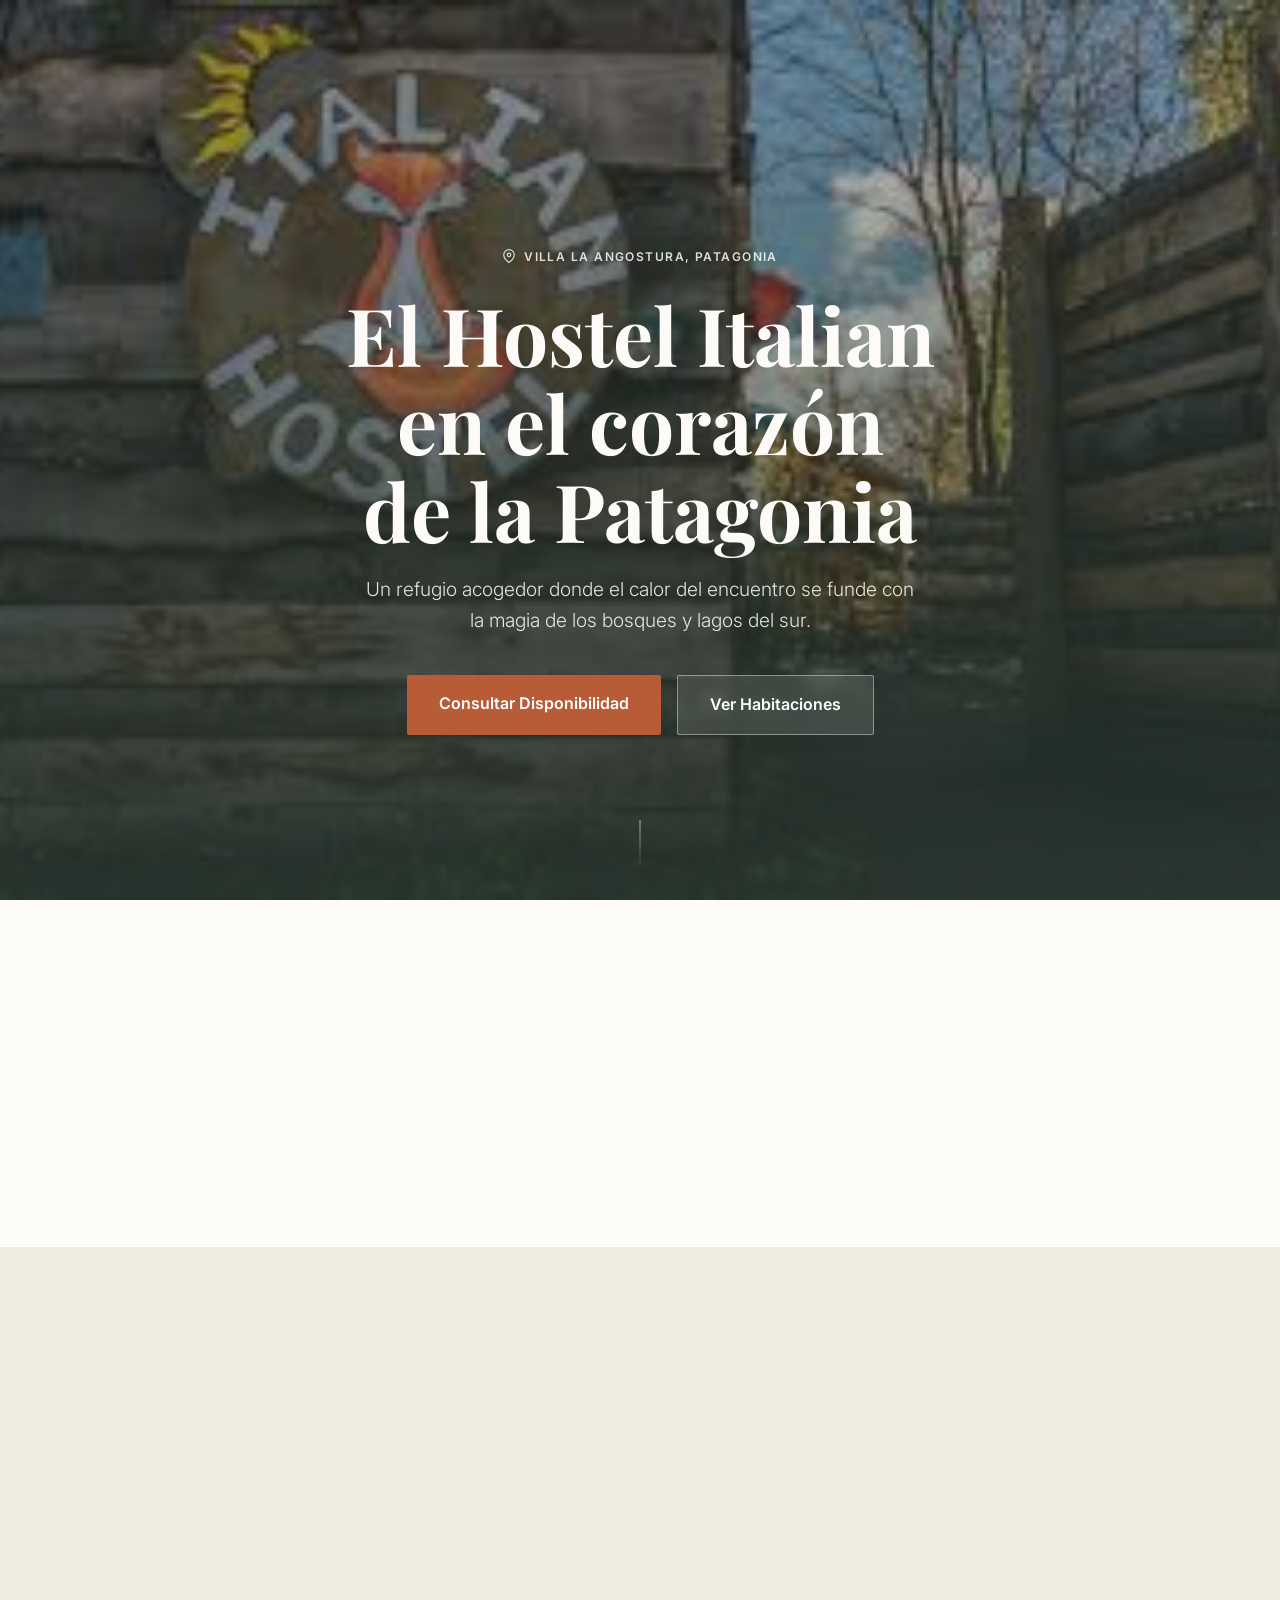
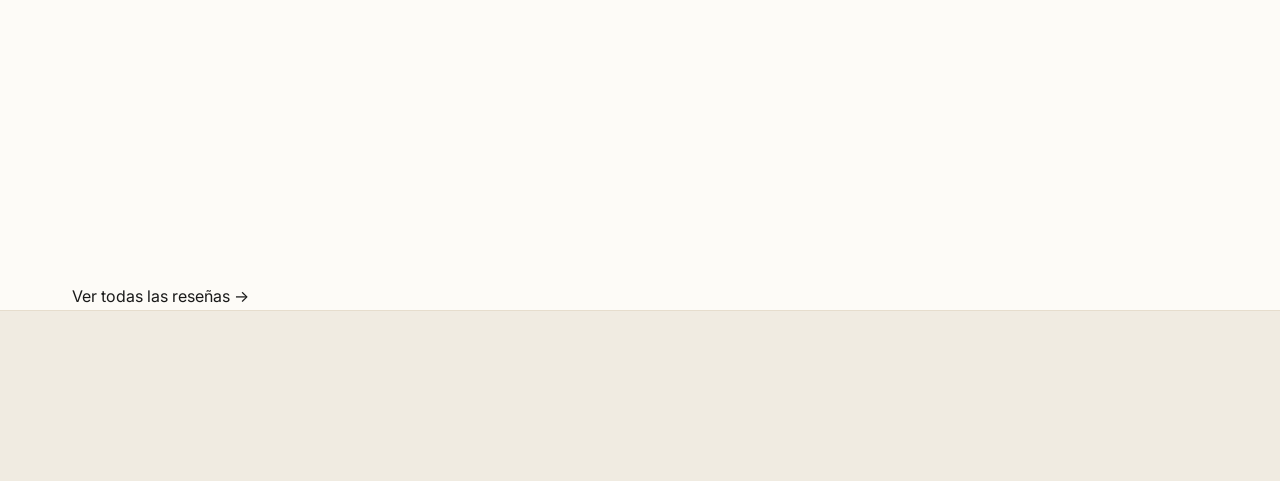
<file: index.html>
<!DOCTYPE html>
<html lang="es">
<head>
  <meta charset="UTF-8" />
  <meta name="viewport" content="width=device-width, initial-scale=1.0" />
  <title>El Italian — Hostel en Villa La Angostura, Patagonia</title>
  <meta name="description" content="Hostel boutique en Villa La Angostura. El calor de Italia en el corazón de la Patagonia. Dormitorios y habitaciones privadas con desayuno incluido." />
  <meta property="og:title"       content="El Italian — Hostel en Villa La Angostura" />
  <meta property="og:description" content="Un refugio acogedor con desayuno incluido, fogón y la magia de los bosques y lagos del sur." />
  <meta property="og:image"       content="https://hostelitalian.com/img/entradaalhostel.jpg" />
  <meta property="og:type" content="website" />
  <meta property="og:url" content="https://hostelitalian.com/index.html" />
  <link rel="canonical" href="https://hostelitalian.com/index.html" />
  <link rel="icon" type="image/svg+xml" href="favicon.svg" />
  <link rel="preconnect" href="https://fonts.googleapis.com" />
  <link rel="preconnect" href="https://fonts.gstatic.com" crossorigin />
  <link href="https://fonts.googleapis.com/css2?family=Inter:wght@300;400;500;600;700&family=Playfair+Display:ital,wght@0,700;1,400;1,700&display=swap" rel="stylesheet" />
  <link rel="stylesheet" href="css/main.css" />
  <script type="application/ld+json">
  {
    "@context": "https://schema.org",
    "@type": "Hostel",
    "name": "El Italian Hostel",
    "image": "https://hostelitalian.com/img/entradaalhostel.jpg",
    "url": "https://hostelitalian.com/index.html",
    "telephone": "+54 9 294 4XX-XXXX",
    "email": "hola@hostelitalian.com",
    "address": {
      "@type": "PostalAddress",
      "streetAddress": "Av. Arrayanes 1234",
      "addressLocality": "Villa La Angostura",
      "addressRegion": "Neuquén",
      "addressCountry": "AR"
    },
    "priceRange": "$25000 - $65000 ARS"
  }
  </script>
</head>
<body> 

  <div id="header-placeholder"></div>

  <main id="main-content">

    <!-- HERO -->
    <section id="inicio" class="hero">
      <div class="hero__bg"></div>
      <div class="hero__content">
        <p class="hero__eyebrow">
          <svg xmlns="http://www.w3.org/2000/svg" viewBox="0 0 24 24" fill="none"
               stroke="currentColor" stroke-width="2" stroke-linecap="round" stroke-linejoin="round">
            <path d="M21 10c0 7-9 13-9 13s-9-6-9-13a9 9 0 0 1 18 0z"/>
            <circle cx="12" cy="10" r="3"/>
          </svg>
          Villa La Angostura, Patagonia
        </p>
        <h1 class="hero__title">
          El Hostel Italian en el corazón de la Patagonia
        </h1>
        <p class="hero__subtitle">
          Un refugio acogedor donde el calor del encuentro se funde con la magia de los bosques y lagos del sur.
        </p>
        <div class="hero__actions">
          <a href="page/reservar.html"     class="hero__btn hero__btn--primary">Consultar Disponibilidad</a>
          <a href="page/habitaciones.html" class="hero__btn hero__btn--ghost">Ver Habitaciones</a>
        </div>
      </div>
      <div class="hero__scroll" aria-hidden="true">
        <div class="hero__scroll-line"></div>
      </div>
    </section>

    <!-- HIGHLIGHTS -->
    <section class="highlights">
      <div class="container">
        <div class="highlights__grid">
          <div class="highlights__item fade-up">
            <div class="highlights__icon">
              <svg xmlns="http://www.w3.org/2000/svg" viewBox="0 0 24 24" fill="none" stroke="currentColor" stroke-width="2" stroke-linecap="round" stroke-linejoin="round">
                <path d="M18 8h1a4 4 0 0 1 0 8h-1"/><path d="M2 8h16v9a4 4 0 0 1-4 4H6a4 4 0 0 1-4-4V8z"/>
                <line x1="6" y1="1" x2="6" y2="4"/><line x1="10" y1="1" x2="10" y2="4"/><line x1="14" y1="1" x2="14" y2="4"/>
              </svg>
            </div>
            <p class="highlights__name">Desayuno incluido</p>
            <p class="highlights__desc">Focaccia casera, café y mermeladas artesanales todas las mañanas.</p>
          </div>
          <div class="highlights__item fade-up">
            <div class="highlights__icon">
              <svg xmlns="http://www.w3.org/2000/svg" viewBox="0 0 24 24" fill="none" stroke="currentColor" stroke-width="2" stroke-linecap="round" stroke-linejoin="round">
                <path d="M5 12.55a11 11 0 0 1 14.08 0"/><path d="M1.42 9a16 16 0 0 1 21.16 0"/>
                <path d="M8.53 16.11a6 6 0 0 1 6.95 0"/><line x1="12" y1="20" x2="12.01" y2="20"/>
              </svg>
            </div>
            <p class="highlights__name">WiFi de alta velocidad</p>
            <p class="highlights__desc">Conexión estable en habitaciones y áreas comunes.</p>
          </div>
          <div class="highlights__item fade-up">
            <div class="highlights__icon">
              <svg xmlns="http://www.w3.org/2000/svg" viewBox="0 0 24 24" fill="none" stroke="currentColor" stroke-width="2" stroke-linecap="round" stroke-linejoin="round">
                <path d="M8.5 14.5A2.5 2.5 0 0 0 11 12c0-1.38-.5-2-1-3-1.072-2.143-.224-4.054 2-6 .5 2.5 2 4.9 4 6.5 2 1.6 3 3.5 3 5.5a7 7 0 1 1-14 0c0-1.153.433-2.294 1-3a2.5 2.5 0 0 0 2.5 2.5z"/>
              </svg>
            </div>
            <p class="highlights__name">Fogón y quincho</p>
            <p class="highlights__desc">El punto de encuentro del hostel, ideal para un asado.</p>
          </div>
          <div class="highlights__item fade-up">
            <div class="highlights__icon">
              <svg xmlns="http://www.w3.org/2000/svg" viewBox="0 0 24 24" fill="none" stroke="currentColor" stroke-width="2" stroke-linecap="round" stroke-linejoin="round">
                <path d="M21 10c0 7-9 13-9 13s-9-6-9-13a9 9 0 0 1 18 0z"/><circle cx="12" cy="10" r="3"/>
              </svg>
            </div>
            <p class="highlights__name">Ubicación privilegiada</p>
            <p class="highlights__desc">A pasos del centro y 10 minutos de la terminal de buses.</p>
          </div>
        </div>
      </div>
    </section>

    <!-- HABITACIONES PREVIEW -->
    <section class="home-rooms">
      <div class="container">
        <div class="section-header fade-up">
          <span class="section-header__label">Alojamiento</span>
          <h2 class="section-header__title">Habitaciones</h2>
          <p class="section-header__desc">Elegí el espacio que mejor se adapta a tu viaje.</p>
        </div>
        <div class="home-rooms__grid">
          <div class="home-rooms__card fade-up">
            <picture>
              <source srcset="img/webp/habcompartida.webp" type="image/webp" />
              <img class="home-rooms__img" src="img/habcompartida.jpg" alt="Dormitorio compartido" loading="lazy" />
            </picture>
            <div class="home-rooms__body">
              <p class="home-rooms__type">Compartido</p>
              <h3 class="home-rooms__name">Dormitorio</h3>
              <p class="home-rooms__price">Desde <strong data-price="dorm">$25.000 ARS</strong> / noche por persona</p>
              <div class="home-rooms__tags">
                <span class="rooms__tag">Camas cucheta</span>
                <span class="rooms__tag">WiFi</span>
                <span class="rooms__tag">Desayuno incluido</span>
                <span class="rooms__tag">Luz de lectura</span>
              </div>
              <a href="page/habitaciones.html" class="home-rooms__cta">Ver habitación</a>
            </div>
          </div>
          <div class="home-rooms__card fade-up">
            <picture>
              <source srcset="img/webp/habprivada1.webp" type="image/webp" />
              <img class="home-rooms__img" src="img/habprivada1.jpg" alt="Habitación privada" loading="lazy" />
            </picture>
            <div class="home-rooms__body">
              <p class="home-rooms__type">Privada</p>
              <h3 class="home-rooms__name">Habitación Privada</h3>
              <p class="home-rooms__price">Desde <strong data-price="private">$65.000 ARS</strong> / noche</p>
              <div class="home-rooms__tags">
                <span class="rooms__tag">Baño privado</span>
                <span class="rooms__tag">Calefacción</span>
                <span class="rooms__tag">WiFi</span>
                <span class="rooms__tag">Desayuno incluido</span>
              </div>
              <a href="page/habitaciones.html" class="home-rooms__cta">Ver habitación</a>
            </div>
          </div>
        </div>
      </div>
    </section>

    <!-- GALERÍA -->
    <section class="gallery">
      <div class="container">
        <div class="section-header fade-up">
          <span class="section-header__label">El refugio</span>
          <h2 class="section-header__title">Nuestro Espacio</h2>
          <p class="section-header__desc">
            Descubrí los rincones del hostel, diseñados para el descanso,
            la conexión y la esencia auténtica de la Patagonia.
          </p>
        </div>
        <div class="gallery__grid">
          <div class="gallery__item fade-up">
            <img src="img/entradaalhostel.jpg" alt="Entrada al hostel" loading="lazy" width="275" height="183" />
          </div>
          <div class="gallery__item fade-up">
            <img src="img/patiointerno.jpg" alt="Patio interno" loading="lazy" width="225" height="225" />
          </div>
          <div class="gallery__item fade-up">
            <picture>
              <source srcset="img/webp/habprivada1.webp" type="image/webp" />
              <img src="img/habprivada1.jpg" alt="Habitación privada" loading="lazy" width="1017" height="504" />
            </picture>
          </div>
          <div class="gallery__item fade-up">
            <picture>
              <source srcset="img/webp/cocina.webp" type="image/webp" />
              <img src="img/cocina.jpg" alt="Cocina y comedor" loading="lazy" width="1080" height="729" />
            </picture>
          </div>
          <div class="gallery__item fade-up">
            <picture>
              <source srcset="img/webp/habcompartida.webp" type="image/webp" />
              <img src="img/habcompartida.jpg" alt="Dormitorio compartido" loading="lazy" width="1080" height="956" />
            </picture>
          </div>
          <div class="gallery__item fade-up">
            <picture>
              <source srcset="img/webp/habdoble2.webp" type="image/webp" />
              <img src="img/habdoble2.jpg" alt="Habitación doble, vista general" loading="lazy" width="1080" height="945" />
            </picture>
          </div>
          <div class="gallery__item fade-up">
            <picture>
              <source srcset="img/webp/habprivada3.webp" type="image/webp" />
              <img src="img/habprivada3.jpg" alt="Vista de la habitación privada" loading="lazy" width="1080" height="937" />
            </picture>
          </div>
          <div class="gallery__item fade-up">
            <picture>
              <source srcset="img/webp/habdoble3.webp" type="image/webp" />
              <img src="img/habdoble3.jpg" alt="Habitación doble, detalle de la cama" loading="lazy" width="1080" height="978" />
            </picture>
          </div>
        </div><!-- /gallery__grid -->
      </div><!-- /container -->
    </section>

    <!-- RESEÑAS PREVIEW -->
    <section class="home-reviews">
      <div class="container">
        <div class="section-header fade-up">
          <span class="section-header__label">Opiniones</span>
          <h2 class="section-header__title">Lo que dicen nuestros huéspedes</h2>
          <p class="section-header__desc">Puntuación promedio de <strong>5.0</strong> sobre 5.</p>
        </div>
        <svg xmlns="http://www.w3.org/2000/svg" class="svg-defs" aria-hidden="true">
          <symbol id="icon-star-home" viewBox="0 0 24 24">
            <polygon points="12 2 15.09 8.26 22 9.27 17 14.14 18.18 21.02 12 17.77 5.82 21.02 7 14.14 2 9.27 8.91 8.26 12 2"/>
          </symbol>
        </svg>
        <div class="reviews__grid">
          <div class="reviews__card fade-up">
            <div class="reviews__stars">
              <svg viewBox="0 0 24 24" aria-hidden="true"><use href="#icon-star-home"/></svg>
              <svg viewBox="0 0 24 24" aria-hidden="true"><use href="#icon-star-home"/></svg>
              <svg viewBox="0 0 24 24" aria-hidden="true"><use href="#icon-star-home"/></svg>
              <svg viewBox="0 0 24 24" aria-hidden="true"><use href="#icon-star-home"/></svg>
              <svg viewBox="0 0 24 24" aria-hidden="true"><use href="#icon-star-home"/></svg>
            </div>
            <p class="reviews__text">Un pezzetto d'Italia in Patagonia! El ambiente es increíblemente cálido, las camas muy cómodas y el desayuno con focaccia casera es un sueño. Volveré sin duda.</p>
            <div><p class="reviews__author-name">Sofia Rossi</p><p class="reviews__author-country">Italia</p></div>
          </div>
          <div class="reviews__card fade-up">
            <div class="reviews__stars">
              <svg viewBox="0 0 24 24" aria-hidden="true"><use href="#icon-star-home"/></svg>
              <svg viewBox="0 0 24 24" aria-hidden="true"><use href="#icon-star-home"/></svg>
              <svg viewBox="0 0 24 24" aria-hidden="true"><use href="#icon-star-home"/></svg>
              <svg viewBox="0 0 24 24" aria-hidden="true"><use href="#icon-star-home"/></svg>
              <svg viewBox="0 0 24 24" aria-hidden="true"><use href="#icon-star-home"/></svg>
            </div>
            <p class="reviews__text">Hermoso lugar, decorado con mucho gusto. Se nota el cariño en cada detalle. Las habitaciones privadas son un lujo y el precio es muy justo para la zona.</p>
            <div><p class="reviews__author-name">Camila Silva</p><p class="reviews__author-country">Chile</p></div>
          </div>
          <div class="reviews__card fade-up">
            <div class="reviews__stars">
              <svg viewBox="0 0 24 24" aria-hidden="true"><use href="#icon-star-home"/></svg>
              <svg viewBox="0 0 24 24" aria-hidden="true"><use href="#icon-star-home"/></svg>
              <svg viewBox="0 0 24 24" aria-hidden="true"><use href="#icon-star-home"/></svg>
              <svg viewBox="0 0 24 24" aria-hidden="true"><use href="#icon-star-home"/></svg>
              <svg viewBox="0 0 24 24" aria-hidden="true"><use href="#icon-star-home"/></svg>
            </div>
            <p class="reviews__text">Lugar increíble. La ubicación es perfecta para salir a caminar. El desayuno es abundante y el staff nos ayudó a planear toda la semana de trekking.</p>
            <div><p class="reviews__author-name">Lucas Fernández</p><p class="reviews__author-country">Argentina</p></div>
          </div>
        </div>
        <a href="page/resenas.html" class="home-reviews__more">Ver todas las reseñas →</a>
      </div>
    </section>

    <!-- CTA STRIP -->
    <section class="cta-strip">
      <div class="container">
        <div class="cta-strip__inner fade-up">
          <div>
            <h3 class="cta-strip__title">¿Listo para tu aventura patagónica?</h3>
            <p class="cta-strip__desc">Consultá disponibilidad y asegurate un lugar en nuestro refugio.</p>
          </div>
          <a href="page/reservar.html" class="cta-strip__btn">Reservar Ahora</a>
        </div>
      </div>
    </section>

  </main>

  <div id="footer-placeholder"></div>
  <script type="module" src="js/main.js"></script>
</body>
</html>
</file>
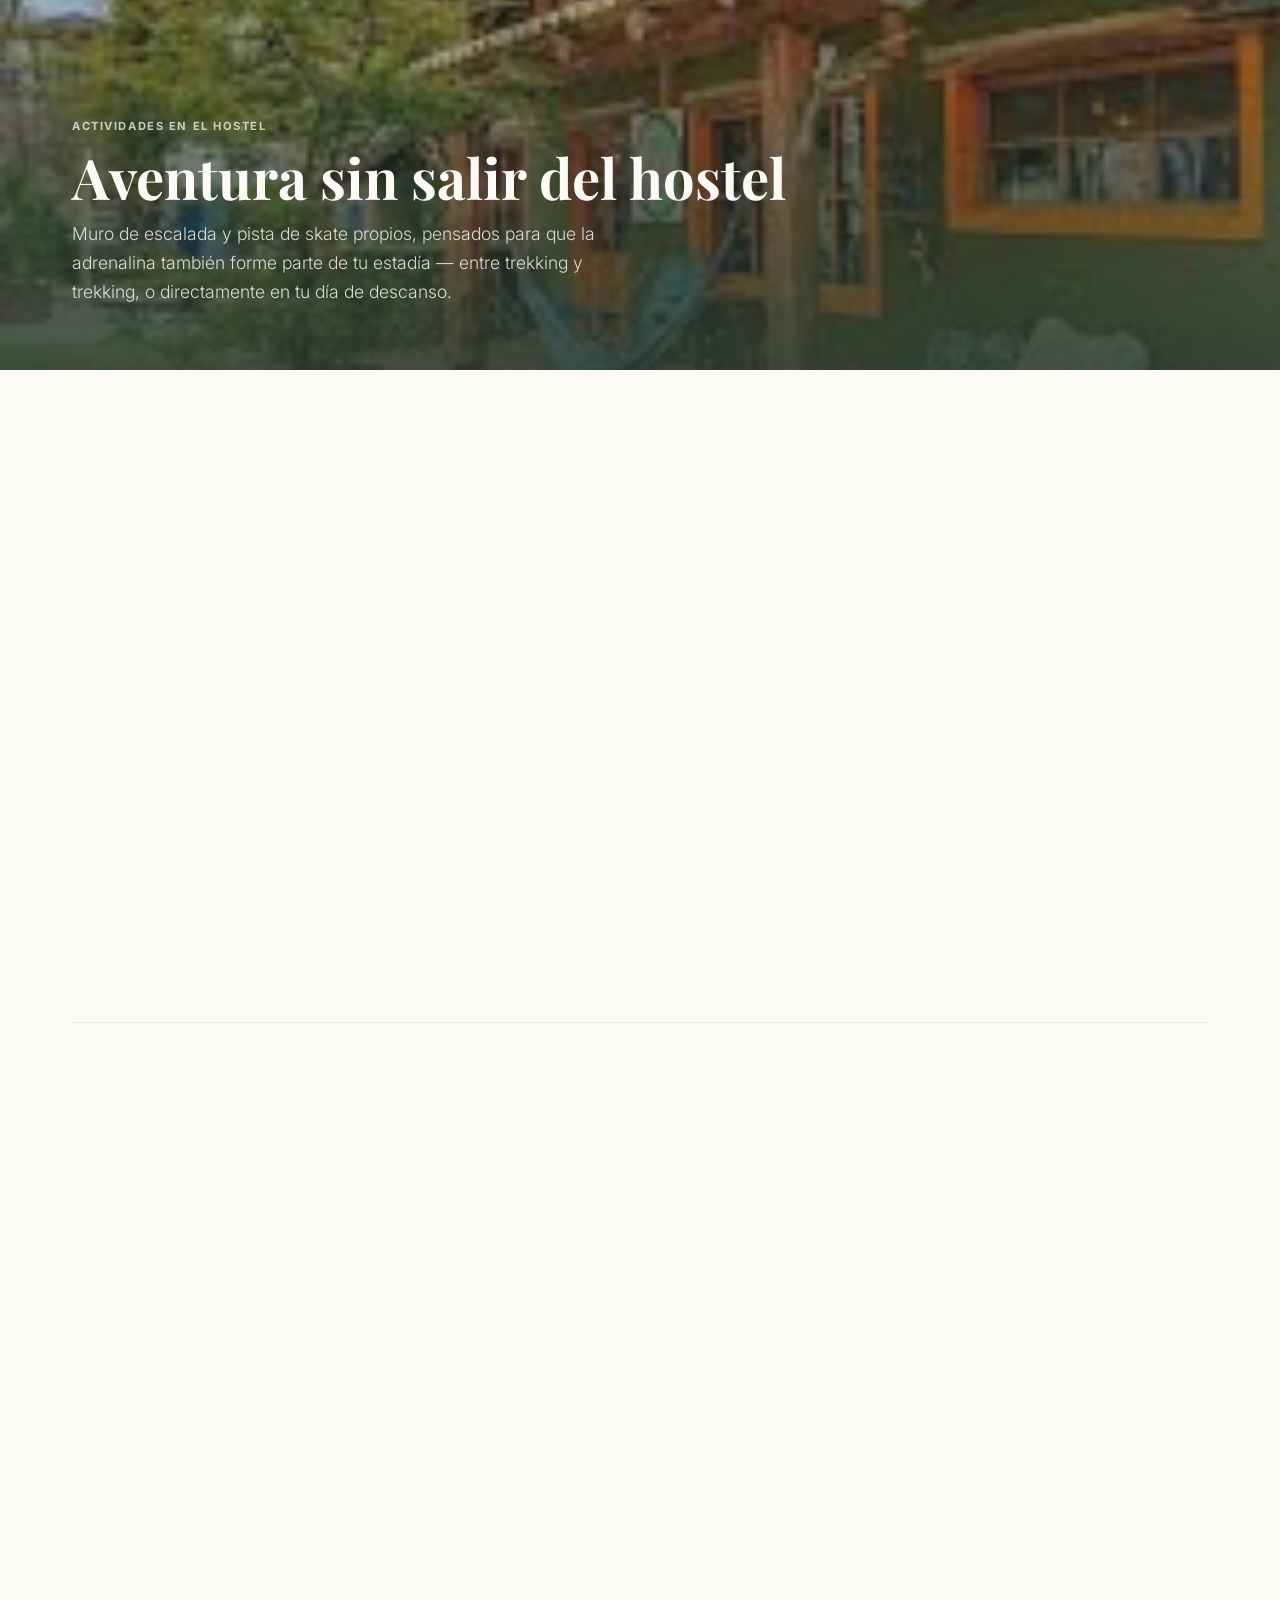
<file: page/actividades.html>
<!doctype html>
<html lang="es">
  <head>
    <meta charset="UTF-8" />
    <meta name="viewport" content="width=device-width, initial-scale=1.0" />
    <title>Actividades — El Italian Hostel</title>
    <meta
      name="description"
      content="Muro de escalada y pista de skate propios en El Italian Hostel, Villa La Angostura. Aventura sin salir del hostel."
    />
    <meta property="og:title" content="Actividades — El Italian Hostel" />
    <meta property="og:description" content="Muro de escalada y pista de skate propios en El Italian Hostel, Villa La Angostura." />
    <meta property="og:image" content="https://hostelitalian.com/img/interior1.jpg" />
    <meta property="og:type" content="website" />
    <meta property="og:url" content="https://hostelitalian.com/page/actividades.html" />
    <link rel="canonical" href="https://hostelitalian.com/page/actividades.html" />
    <link rel="icon" type="image/svg+xml" href="../favicon.svg" />
    <link rel="preconnect" href="https://fonts.googleapis.com" />
    <link rel="preconnect" href="https://fonts.gstatic.com" crossorigin />
    <link
      href="https://fonts.googleapis.com/css2?family=Inter:wght@300;400;500;600;700&family=Playfair+Display:ital,wght@0,700;1,400;1,700&display=swap"
      rel="stylesheet"
    />
    <link rel="stylesheet" href="../css/main.css" />
  </head>
  <body>
    <div id="header-placeholder"></div>

    <main id="main-content">
      <!-- PAGE HEADER -->
      <section class="page-hero page-hero--short">
        <div class="page-hero__bg page-hero__bg--actividades"></div>
        <div class="page-hero__content">
          <span class="page-hero__label">Actividades en el hostel</span>
          <h1 class="page-hero__title">Aventura sin salir del hostel</h1>
          <p class="page-hero__desc">
            Muro de escalada y pista de skate propios, pensados para que la
            adrenalina también forme parte de tu estadía — entre trekking y
            trekking, o directamente en tu día de descanso.
          </p>
        </div>
      </section>

      <!-- ACTIVIDADES -->
      <section class="activities activities--page">
        <div class="container">
          <!-- Muro de Escalada -->
          <div class="room-detail fade-up">
            <div class="room-detail__gallery">
              <div class="room-detail__main-img">
                <!-- 📸 Reemplazar por foto real del muro de escalada -->
                <div class="activity-detail__placeholder">
                  <svg xmlns="http://www.w3.org/2000/svg" viewBox="0 0 24 24" fill="none"
                       stroke="currentColor" stroke-width="1.6" stroke-linecap="round" stroke-linejoin="round">
                    <path d="M3 20 L9 6 L12 13 L15 8 L21 20 Z" />
                    <circle cx="16.5" cy="5" r="1.4" fill="currentColor" stroke="none" />
                    <line x1="6" y1="14" x2="8.2" y2="14" />
                    <line x1="9.5" y1="10" x2="11.2" y2="10" />
                    <line x1="13" y1="15" x2="15" y2="15" />
                  </svg>
                  <small>Foto próximamente</small>
                </div>
              </div>
              <div class="room-detail__thumbs">
                <div class="activity-detail__placeholder activity-detail__placeholder--alt">
                  <svg xmlns="http://www.w3.org/2000/svg" viewBox="0 0 24 24" fill="none"
                       stroke="currentColor" stroke-width="1.6" stroke-linecap="round" stroke-linejoin="round">
                    <rect x="3" y="3" width="7" height="7" rx="1" />
                    <rect x="14" y="3" width="7" height="7" rx="1" />
                    <rect x="3" y="14" width="7" height="7" rx="1" />
                    <rect x="14" y="14" width="7" height="7" rx="1" />
                  </svg>
                  <small>Vías de boulder</small>
                </div>
                <div class="activity-detail__placeholder activity-detail__placeholder--alt">
                  <svg xmlns="http://www.w3.org/2000/svg" viewBox="0 0 24 24" fill="none"
                       stroke="currentColor" stroke-width="1.6" stroke-linecap="round" stroke-linejoin="round">
                    <rect x="3" y="11" width="18" height="11" rx="2" ry="2" />
                    <path d="M7 11V7a5 5 0 0 1 10 0v4" />
                  </svg>
                  <small>Equipo de seguridad</small>
                </div>
              </div>
            </div>
            <div class="room-detail__info">
              <h2 class="room-detail__name">Muro de Escalada</h2>
              <p class="room-detail__desc">
                Nuestro propio rocódromo dentro del predio, con rutas
                pensadas tanto para quienes se suben por primera vez como
                para huéspedes con experiencia que buscan algo más técnico.
                Arnés, pies de gato y casco incluidos — nuestro staff te
                asesora antes de empezar.
              </p>
              <ul class="room-detail__amenities">
                <li class="rooms__tag">Todos los niveles</li>
                <li class="rooms__tag">Equipo incluido</li>
                <li class="rooms__tag">Supervisado por staff</li>
              </ul>
              <ul class="activity-detail__facts">
                <li>
                  <svg xmlns="http://www.w3.org/2000/svg" viewBox="0 0 24 24" fill="none"
                       stroke="currentColor" stroke-width="2" stroke-linecap="round" stroke-linejoin="round">
                    <circle cx="12" cy="12" r="10" /><polyline points="12 6 12 12 16 14" />
                  </svg>
                  <span><strong>Horario:</strong> 10:00 a 19:00 hs</span>
                </li>
                <li>
                  <svg xmlns="http://www.w3.org/2000/svg" viewBox="0 0 24 24" fill="none"
                       stroke="currentColor" stroke-width="2" stroke-linecap="round" stroke-linejoin="round">
                    <path d="M20.42 4.58a5.4 5.4 0 0 0-7.65 0l-.77.77-.77-.77a5.4 5.4 0 0 0-7.65 7.65l.77.77L12 20.66l7.65-7.66.77-.77a5.4 5.4 0 0 0 0-7.65z" />
                  </svg>
                  <span><strong>Incluido</strong> para huéspedes del hostel, sin cargo extra</span>
                </li>
              </ul>
              <a href="reservar.html" class="room-detail__cta">Reservar mi estadía</a>
            </div>
          </div>

          <hr class="room-divider" />

          <!-- Pista de Skate -->
          <div class="room-detail room-detail--reverse fade-up">
            <div class="room-detail__gallery">
              <div class="room-detail__main-img">
                <!-- 📸 Reemplazar por foto real de la pista de skate -->
                <div class="activity-detail__placeholder activity-detail__placeholder--alt">
                  <svg xmlns="http://www.w3.org/2000/svg" viewBox="0 0 24 24" fill="none"
                       stroke="currentColor" stroke-width="1.6" stroke-linecap="round" stroke-linejoin="round">
                    <path d="M4 15 Q4 8 12 8 Q20 8 20 15" />
                    <line x1="2" y1="15" x2="22" y2="15" />
                    <circle cx="9" cy="18.5" r="1.4" fill="currentColor" stroke="none" />
                    <circle cx="15" cy="18.5" r="1.4" fill="currentColor" stroke="none" />
                    <line x1="6" y1="17" x2="18" y2="17" />
                  </svg>
                  <small>Foto próximamente</small>
                </div>
              </div>
              <div class="room-detail__thumbs">
                <div class="activity-detail__placeholder">
                  <svg xmlns="http://www.w3.org/2000/svg" viewBox="0 0 24 24" fill="none"
                       stroke="currentColor" stroke-width="1.6" stroke-linecap="round" stroke-linejoin="round">
                    <rect x="3" y="11" width="18" height="11" rx="2" ry="2" />
                    <path d="M7 11V7a5 5 0 0 1 10 0v4" />
                  </svg>
                  <small>Casco obligatorio</small>
                </div>
                <div class="activity-detail__placeholder">
                  <svg xmlns="http://www.w3.org/2000/svg" viewBox="0 0 24 24" fill="none"
                       stroke="currentColor" stroke-width="1.6" stroke-linecap="round" stroke-linejoin="round">
                    <path d="M9 18V5l12-2v13" /><circle cx="6" cy="18" r="3" /><circle cx="18" cy="16" r="3" />
                  </svg>
                  <small>Tablas en préstamo</small>
                </div>
              </div>
            </div>
            <div class="room-detail__info">
              <h2 class="room-detail__name">Pista de Skate</h2>
              <p class="room-detail__desc">
                Mini rampa propia en el patio del hostel, con quarter pipe
                para todos los niveles. Un punto de encuentro distinto para
                la tarde — entre sesión y sesión de fogón — para huéspedes
                que ya patinan o quieren probar por primera vez.
              </p>
              <ul class="room-detail__amenities">
                <li class="rooms__tag">Rampa + quarter pipe</li>
                <li class="rooms__tag">Casco obligatorio</li>
                <li class="rooms__tag">Tablas en préstamo*</li>
              </ul>
              <ul class="activity-detail__facts">
                <li>
                  <svg xmlns="http://www.w3.org/2000/svg" viewBox="0 0 24 24" fill="none"
                       stroke="currentColor" stroke-width="2" stroke-linecap="round" stroke-linejoin="round">
                    <circle cx="12" cy="12" r="10" /><polyline points="12 6 12 12 16 14" />
                  </svg>
                  <span><strong>Uso libre</strong> en horario diurno, con luz natural</span>
                </li>
                <li>
                  <svg xmlns="http://www.w3.org/2000/svg" viewBox="0 0 24 24" fill="none"
                       stroke="currentColor" stroke-width="2" stroke-linecap="round" stroke-linejoin="round">
                    <path d="M12 9v4" /><path d="M12 17h.01" />
                    <path d="M10.29 3.86 1.82 18a2 2 0 0 0 1.71 3h16.94a2 2 0 0 0 1.71-3L14.71 3.86a2 2 0 0 0-3.42 0z" />
                  </svg>
                  <span>*Tablas propias en préstamo sujeto a disponibilidad</span>
                </li>
              </ul>
              <a href="reservar.html" class="room-detail__cta">Reservar mi estadía</a>
            </div>
          </div>
        </div>
      </section>

      <!-- REGLAS Y RECOMENDACIONES -->
      <section class="policies">
        <div class="container">
          <div class="section-header fade-up">
            <span class="section-header__label">Antes de subirte</span>
            <h2 class="section-header__title">Reglas y recomendaciones</h2>
          </div>
          <div class="policies__grid fade-up">
            <div class="policies__item">
              <h4>Edad mínima</h4>
              <p>
                <!-- 📝 Confirmar edad mínima real para cada actividad -->
                Menores de edad solo con autorización y supervisión de un adulto responsable.
              </p>
            </div>
            <div class="policies__item">
              <h4>Casco y protecciones</h4>
              <p>
                Obligatorios en ambas actividades. El hostel provee el equipo sin costo adicional.
              </p>
            </div>
            <div class="policies__item">
              <h4>Clima</h4>
              <p>
                Ambas actividades son al aire libre y quedan sujetas a condiciones climáticas.
              </p>
            </div>
            <div class="policies__item">
              <h4>Consultá en recepción</h4>
              <p>
                Nuestro staff te muestra cómo usar cada instalación en tu check-in.
              </p>
            </div>
          </div>
        </div>
      </section>

      <!-- CTA -->
      <section class="cta-strip">
        <div class="container">
          <div class="cta-strip__inner fade-up">
            <div>
              <h3 class="cta-strip__title">Vení a vivir la aventura de cerca</h3>
              <p class="cta-strip__desc">
                Muro de escalada y pista de skate incluidos para todos los huéspedes.
              </p>
            </div>
            <a href="reservar.html" class="cta-strip__btn">Reservar Ahora</a>
          </div>
        </div>
      </section>
    </main>

    <div id="footer-placeholder"></div>
    <script type="module" src="../js/main.js"></script>
  </body>
</html>
</file>
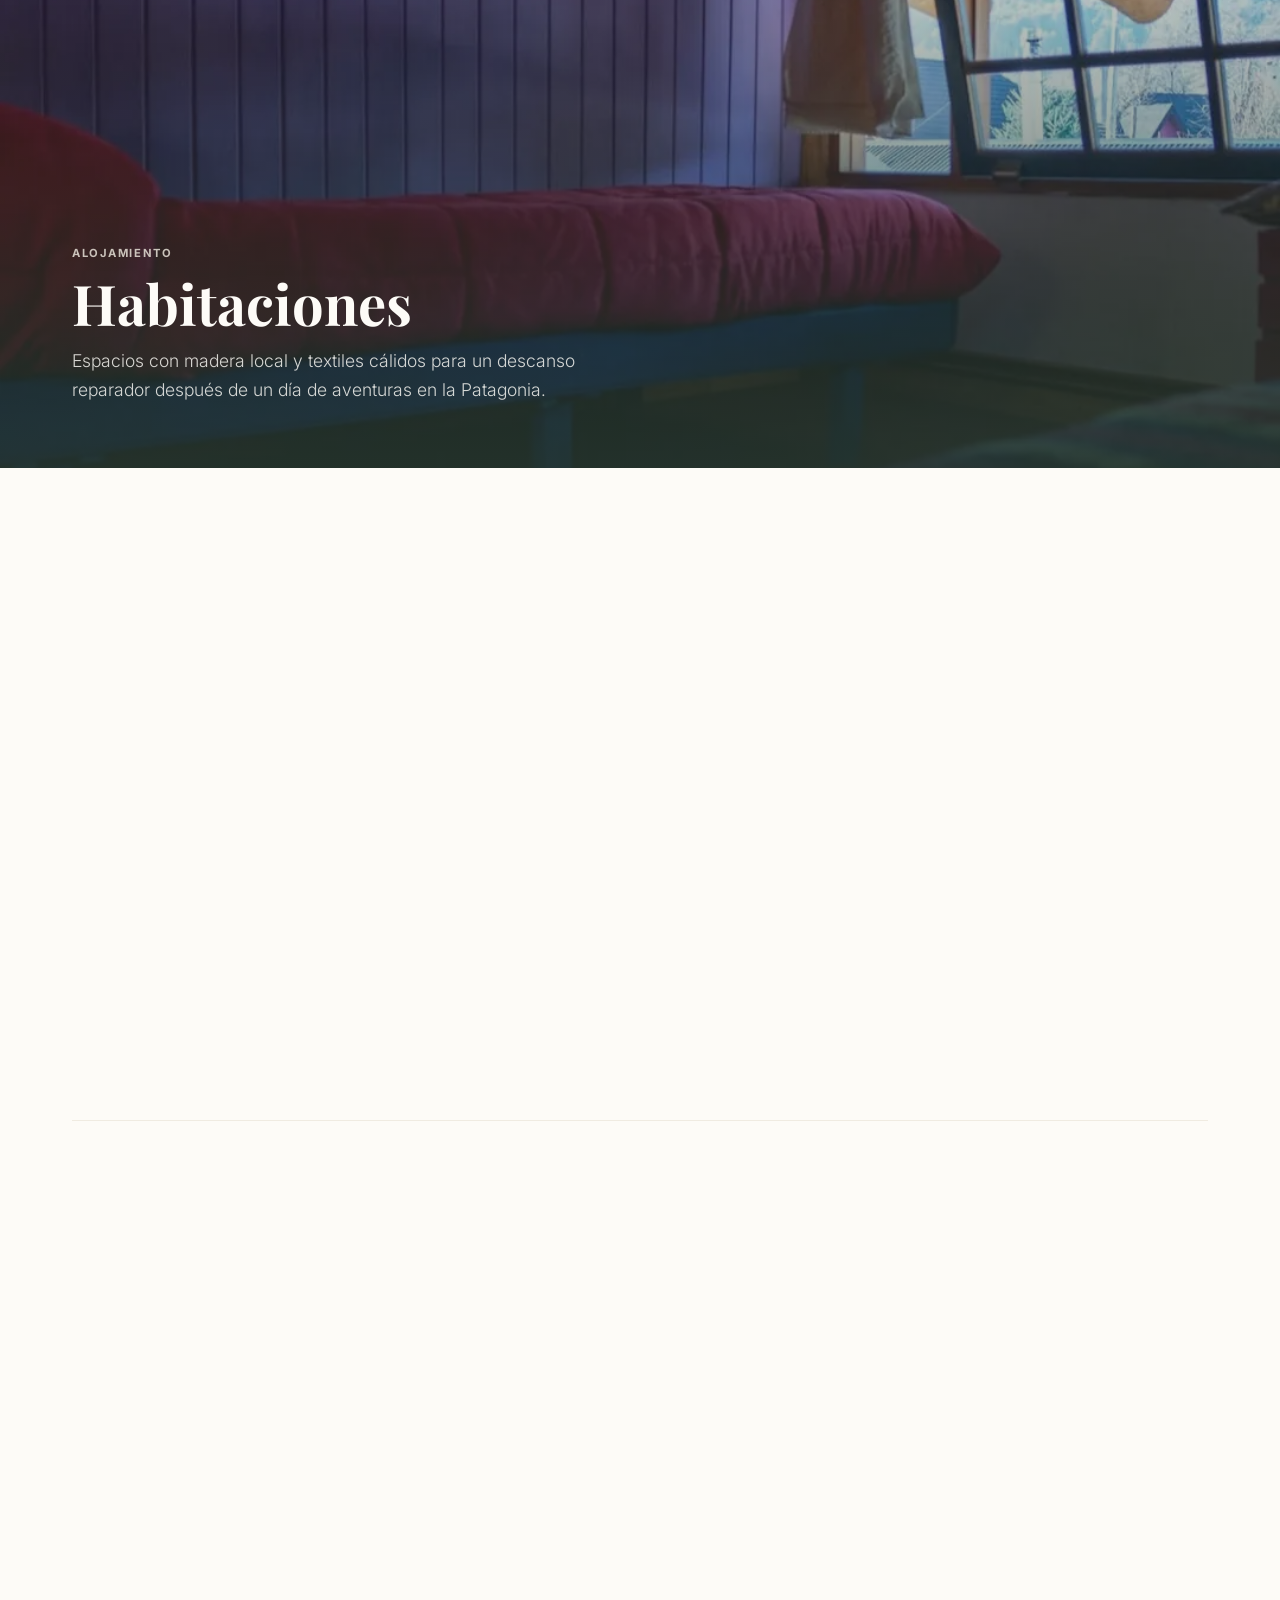
<file: page/habitaciones.html>
<!doctype html>
<html lang="es">
  <head>
    <meta charset="UTF-8" />
    <meta name="viewport" content="width=device-width, initial-scale=1.0" />
    <title>Habitaciones — El Italian Hostel</title>
    <meta
      name="description"
      content="Dormitorios compartidos y habitaciones privadas con desayuno incluido en Villa La Angostura."
    />
    <meta property="og:title" content="Habitaciones — El Italian Hostel" />
    <meta property="og:description" content="Dormitorios compartidos y habitaciones privadas con desayuno incluido en Villa La Angostura." />
    <meta property="og:image" content="https://hostelitalian.com/img/habcompartida.jpg" />
    <meta property="og:type" content="website" />
    <meta property="og:url" content="https://hostelitalian.com/page/habitaciones.html" />
    <link rel="canonical" href="https://hostelitalian.com/page/habitaciones.html" />
    <link rel="icon" type="image/svg+xml" href="../favicon.svg" />
    <link rel="preconnect" href="https://fonts.googleapis.com" />
    <link rel="preconnect" href="https://fonts.gstatic.com" crossorigin />
    <link
      href="https://fonts.googleapis.com/css2?family=Inter:wght@300;400;500;600;700&family=Playfair+Display:ital,wght@0,700;1,400;1,700&display=swap"
      rel="stylesheet"
    />
    <link rel="stylesheet" href="../css/main.css" />
  </head>
  <body>
    <div id="header-placeholder"></div>

    <main id="main-content">
      <!-- PAGE HEADER -->
      <section class="page-hero">
        <div class="page-hero__bg page-hero__bg--habitaciones"></div>
        <div class="page-hero__content">
          <span class="page-hero__label">Alojamiento</span>
          <h1 class="page-hero__title">Habitaciones</h1>
          <p class="page-hero__desc">
            Espacios con madera local y textiles cálidos para un descanso
            reparador después de un día de aventuras en la Patagonia.
          </p>
        </div>
      </section>

      <!-- HABITACIONES -->
      <section class="rooms rooms--page">
        <div class="container">
          <!-- Dormitorio compartido -->
          <div class="room-detail fade-up">
            <div class="room-detail__gallery">
              <div class="room-detail__main-img">
                <picture>
                  <source srcset="../img/webp/habcompartida.webp" type="image/webp" />
                  <img
                    src="../img/habcompartida.jpg"
                    alt="Dormitorio compartido"
                    loading="lazy"
                    width="1080"
                    height="956"
                  />
                </picture>
              </div>
              <div class="room-detail__thumbs">
                <picture>
                  <source srcset="../img/webp/habdoble.webp" type="image/webp" />
                  <img
                    src="../img/habdoble.jpg"
                    alt="Camas del dormitorio"
                    loading="lazy"
                    width="1028"
                    height="666"
                  />
                </picture>
                <picture>
                  <source srcset="../img/webp/pasillohab.webp" type="image/webp" />
                  <img
                    src="../img/pasillohab.jpg"
                    alt="Pasillo y acceso a habitaciones"
                    loading="lazy"
                    width="1080"
                    height="966"
                  />
                </picture>
              </div>
            </div>
            <div class="room-detail__info">
              <p class="rooms__capacity">
                <svg
                  xmlns="http://www.w3.org/2000/svg"
                  viewBox="0 0 24 24"
                  fill="none"
                  stroke="currentColor"
                  stroke-width="2"
                  stroke-linecap="round"
                  stroke-linejoin="round"
                >
                  <path d="M17 21v-2a4 4 0 0 0-4-4H5a4 4 0 0 0-4 4v2" />
                  <circle cx="9" cy="7" r="4" />
                  <path d="M23 21v-2a4 4 0 0 0-3-3.87" />
                  <path d="M16 3.13a4 4 0 0 1 0 7.75" />
                </svg>
                Capacidad: 6–8 personas
              </p>
              <h2 class="room-detail__name">Dormitorio Compartido</h2>
              <p class="room-detail__price">
                Desde <strong data-price="dorm">$25.000 ARS</strong> / noche por persona
              </p>
              <p class="room-detail__desc">
                Camas tipo cápsula construidas en madera nativa, luz de lectura
                individual. El diseño aprovecha cada rincón sin sacrificar
                comodidad — ideal para viajeros solos que quieren conocer gente
                sin perder su espacio personal.
              </p>
              <ul class="room-detail__amenities">
                <li class="rooms__tag">Baño compartido</li>
                <li class="rooms__tag">WiFi</li>
                <li class="rooms__tag">Desayuno incluido</li>
                <li class="rooms__tag">Luz de lectura</li>
              </ul>
              <a href="reservar.html" class="room-detail__cta"
                >Reservar este tipo</a
              >
            </div>
          </div>

          <hr class="room-divider" />

          <!-- Habitación privada -->
          <div class="room-detail room-detail--reverse fade-up">
            <div class="room-detail__gallery">
              <div class="room-detail__main-img">
                <picture>
                  <source srcset="../img/webp/habprivada1.webp" type="image/webp" />
                  <img
                    src="../img/habprivada1.jpg"
                    alt="Habitación privada"
                    loading="lazy"
                    width="1017"
                    height="504"
                  />
                </picture>
              </div>
              <div class="room-detail__thumbs">
                <picture>
                  <source srcset="../img/webp/habprivada2.webp" type="image/webp" />
                  <img
                    src="../img/habprivada2.jpg"
                    alt="Detalle de la habitación privada"
                    loading="lazy"
                    width="1080"
                    height="968"
                  />
                </picture>
                <picture>
                  <source srcset="../img/webp/habprivada3.webp" type="image/webp" />
                  <img
                    src="../img/habprivada3.jpg"
                    alt="Vista de la habitación privada"
                    loading="lazy"
                    width="1080"
                    height="937"
                  />
                </picture>
              </div>
            </div>
            <div class="room-detail__info">
              <p class="rooms__capacity">
                <svg
                  xmlns="http://www.w3.org/2000/svg"
                  viewBox="0 0 24 24"
                  fill="none"
                  stroke="currentColor"
                  stroke-width="2"
                  stroke-linecap="round"
                  stroke-linejoin="round"
                >
                  <path d="M17 21v-2a4 4 0 0 0-4-4H5a4 4 0 0 0-4 4v2" />
                  <circle cx="9" cy="7" r="4" />
                  <path d="M23 21v-2a4 4 0 0 0-3-3.87" />
                  <path d="M16 3.13a4 4 0 0 1 0 7.75" />
                </svg>
                Capacidad: 2 personas
              </p>
              <h2 class="room-detail__name">Habitación Privada</h2>
              <p class="room-detail__price">
                Desde <strong data-price="private">$65.000 ARS</strong> / noche
              </p>
              <p class="room-detail__desc">
                Acogedora habitación con cama matrimonial, ropa de cama de alta
                calidad. Baño privado. Perfecta para parejas que buscan
                privacidad sin renunciar al espíritu hostelero.
              </p>
              <ul class="room-detail__amenities">
                <li class="rooms__tag">Baño privado</li>
                <li class="rooms__tag">Calefacción</li>
                <li class="rooms__tag">WiFi</li>
                <li class="rooms__tag">Desayuno incluido</li>
                <li class="rooms__tag">Cama matrimonial</li>
              </ul>
              <a href="reservar.html" class="room-detail__cta"
                >Reservar este tipo</a
              >
            </div>
          </div>
        </div>
      </section>

      <!-- POLÍTICAS -->
      <section class="policies">
        <div class="container">
          <div class="section-header fade-up">
            <span class="section-header__label">Información</span>
            <h2 class="section-header__title">Políticas de estadía</h2>
          </div>
          <div class="policies__grid fade-up">
            <div class="policies__item">
              <h4>Check-in / Check-out</h4>
              <p>
                Check-in: 15:00 hs · Check-out: 11:00 hs<br />Salida tardía
                sujeto a disponibilidad.
              </p>
            </div>
            <div class="policies__item">
              <h4>Cancelación</h4>
              <p>
                Cancelación gratuita hasta 48 hs antes de la llegada. Pasado ese
                plazo se cobra el 50%.
              </p>
            </div>
            <div class="policies__item">
              <h4>Mascotas y fumadores</h4>
              <p>
                Se admiten mascotas. No se permite fumar en espacios
                interiores.
              </p>
            </div>
            <div class="policies__item">
              <h4>Desayuno</h4>
              <p>
                Incluido en todas las habitaciones. Se sirve de 8:00 a 10:30 hs
                en el comedor principal.
              </p>
            </div>
          </div>
        </div>
      </section>

      <!-- CTA -->
      <section class="cta-strip">
        <div class="container">
          <div class="cta-strip__inner fade-up">
            <div>
              <h3 class="cta-strip__title">¿Encontraste lo que buscabas?</h3>
              <p class="cta-strip__desc">
                Asegurate tu lugar antes de que se llene.
              </p>
            </div>
            <a href="reservar.html" class="cta-strip__btn">Reservar Ahora</a>
          </div>
        </div>
      </section>
    </main>

    <div id="footer-placeholder"></div>
    <script type="module" src="../js/main.js"></script>
  </body>
</html>
</file>
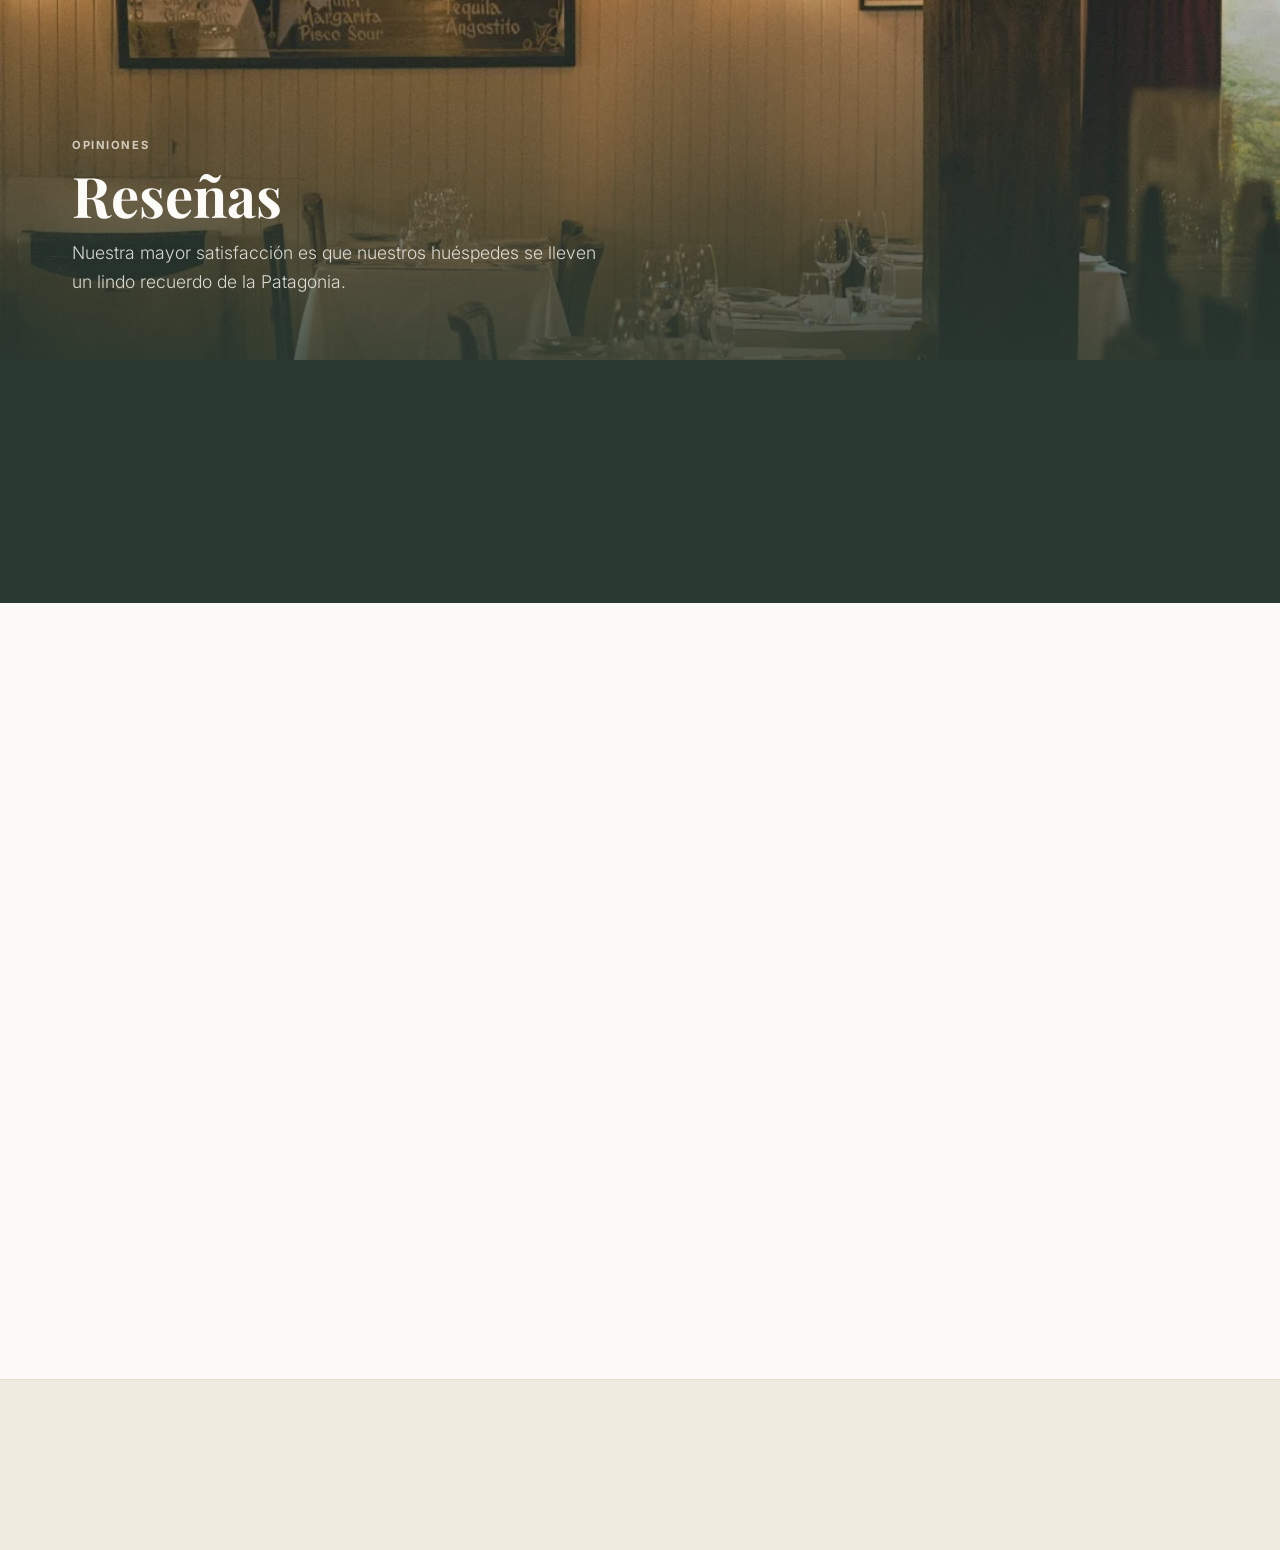
<file: page/resenas.html>
<!DOCTYPE html>
<html lang="es">
<head>
  <meta charset="UTF-8" />
  <meta name="viewport" content="width=device-width, initial-scale=1.0" />
  <title>Reseñas — El Italian Hostel</title>
  <meta name="description" content="Lo que dicen los viajeros de El Italian Hostel en Villa La Angostura, Patagonia." />
  <meta property="og:title" content="Reseñas — El Italian Hostel" />
  <meta property="og:description" content="Lo que dicen los viajeros de El Italian Hostel en Villa La Angostura, Patagonia." />
  <meta property="og:image" content="https://hostelitalian.com/img/habcompartida.jpg" />
  <meta property="og:type" content="website" />
  <meta property="og:url" content="https://hostelitalian.com/page/resenas.html" />
  <link rel="canonical" href="https://hostelitalian.com/page/resenas.html" />
  <link rel="icon" type="image/svg+xml" href="../favicon.svg" />
  <link rel="preconnect" href="https://fonts.googleapis.com" />
  <link rel="preconnect" href="https://fonts.gstatic.com" crossorigin />
  <link href="https://fonts.googleapis.com/css2?family=Inter:wght@300;400;500;600;700&family=Playfair+Display:ital,wght@0,700;1,400;1,700&display=swap" rel="stylesheet" />
  <link rel="stylesheet" href="../css/main.css" />
</head>
<body>

  <svg xmlns="http://www.w3.org/2000/svg" class="svg-defs" aria-hidden="true">
    <symbol id="icon-star" viewBox="0 0 24 24">
      <polygon points="12 2 15.09 8.26 22 9.27 17 14.14 18.18 21.02 12 17.77 5.82 21.02 7 14.14 2 9.27 8.91 8.26 12 2"/>
    </symbol>
  </svg>

  <div id="header-placeholder"></div>

  <main id="main-content">

    <!-- PAGE HEADER -->
    <section class="page-hero page-hero--short">
      <div class="page-hero__bg page-hero__bg--resenas"></div>
      <div class="page-hero__content">
        <span class="page-hero__label">Opiniones</span>
        <h1 class="page-hero__title">Reseñas</h1>
        <p class="page-hero__desc">
          Nuestra mayor satisfacción es que nuestros huéspedes se lleven
          un lindo recuerdo de la Patagonia.
        </p>
      </div>
    </section>

    <!-- SCORE RESUMEN -->
    <section class="score-banner">
      <div class="container">
        <div class="score-banner__inner fade-up">
          <div class="score-banner__number" aria-label="Puntuación: 5.0">5.0</div>
          <div class="score-banner__stars" role="img" aria-label="5 estrellas">
            <svg viewBox="0 0 24 24" aria-hidden="true" focusable="false"><use href="#icon-star"/></svg>
            <svg viewBox="0 0 24 24" aria-hidden="true" focusable="false"><use href="#icon-star"/></svg>
            <svg viewBox="0 0 24 24" aria-hidden="true" focusable="false"><use href="#icon-star"/></svg>
            <svg viewBox="0 0 24 24" aria-hidden="true" focusable="false"><use href="#icon-star"/></svg>
            <svg viewBox="0 0 24 24" aria-hidden="true" focusable="false"><use href="#icon-star"/></svg>
          </div>
          <p class="score-banner__label">Puntuación promedio de nuestros huéspedes</p>
        </div>
      </div>
    </section>

    <!-- RESEÑAS GRID -->
    <section class="reviews reviews--page">
      <div class="container">
        <div class="reviews__grid">

          <div class="reviews__card fade-up">
            <div class="reviews__stars">
              <svg viewBox="0 0 24 24" aria-hidden="true" focusable="false"><use href="#icon-star"/></svg>
              <svg viewBox="0 0 24 24" aria-hidden="true" focusable="false"><use href="#icon-star"/></svg>
              <svg viewBox="0 0 24 24" aria-hidden="true" focusable="false"><use href="#icon-star"/></svg>
              <svg viewBox="0 0 24 24" aria-hidden="true" focusable="false"><use href="#icon-star"/></svg>
              <svg viewBox="0 0 24 24" aria-hidden="true" focusable="false"><use href="#icon-star"/></svg>
            </div>
            <p class="reviews__text">Un pezzetto d'Italia in Patagonia! El ambiente es increíblemente cálido, las camas muy cómodas y el desayuno con focaccia casera es un sueño. Volveré sin duda.</p>
            <div><p class="reviews__author-name">Sofia Rossi</p><p class="reviews__author-country">Italia</p></div>
          </div>

          <div class="reviews__card fade-up">
            <div class="reviews__stars">
              <svg viewBox="0 0 24 24" aria-hidden="true" focusable="false"><use href="#icon-star"/></svg>
              <svg viewBox="0 0 24 24" aria-hidden="true" focusable="false"><use href="#icon-star"/></svg>
              <svg viewBox="0 0 24 24" aria-hidden="true" focusable="false"><use href="#icon-star"/></svg>
              <svg viewBox="0 0 24 24" aria-hidden="true" focusable="false"><use href="#icon-star"/></svg>
              <svg viewBox="0 0 24 24" aria-hidden="true" focusable="false"><use href="#icon-star"/></svg>
            </div>
            <p class="reviews__text">Great location for hiking. The staff was super helpful with trail recommendations. The common area with the fireplace is perfect for meeting other travelers.</p>
            <div><p class="reviews__author-name">Thomas Müller</p><p class="reviews__author-country">Alemania</p></div>
          </div>

          <div class="reviews__card fade-up">
            <div class="reviews__stars">
              <svg viewBox="0 0 24 24" aria-hidden="true" focusable="false"><use href="#icon-star"/></svg>
              <svg viewBox="0 0 24 24" aria-hidden="true" focusable="false"><use href="#icon-star"/></svg>
              <svg viewBox="0 0 24 24" aria-hidden="true" focusable="false"><use href="#icon-star"/></svg>
              <svg viewBox="0 0 24 24" aria-hidden="true" focusable="false"><use href="#icon-star"/></svg>
              <svg viewBox="0 0 24 24" aria-hidden="true" focusable="false"><use href="#icon-star"/></svg>
            </div>
            <p class="reviews__text">Hermoso lugar, decorado con mucho gusto. Se nota el cariño en cada detalle. Las habitaciones privadas son un lujo y el precio es muy justo para la zona.</p>
            <div><p class="reviews__author-name">Camila Silva</p><p class="reviews__author-country">Chile</p></div>
          </div>

          <div class="reviews__card fade-up">
            <div class="reviews__stars">
              <svg viewBox="0 0 24 24" aria-hidden="true" focusable="false"><use href="#icon-star"/></svg>
              <svg viewBox="0 0 24 24" aria-hidden="true" focusable="false"><use href="#icon-star"/></svg>
              <svg viewBox="0 0 24 24" aria-hidden="true" focusable="false"><use href="#icon-star"/></svg>
              <svg viewBox="0 0 24 24" aria-hidden="true" focusable="false"><use href="#icon-star"/></svg>
              <svg viewBox="0 0 24 24" aria-hidden="true" focusable="false"><use href="#icon-star"/></svg>
            </div>
            <p class="reviews__text">Lugar increíble. La ubicación es perfecta para salir a caminar. El desayuno es abundante y el staff nos ayudó a planear toda la semana de trekking.</p>
            <div><p class="reviews__author-name">Lucas Fernández</p><p class="reviews__author-country">Argentina</p></div>
          </div>

          <div class="reviews__card fade-up">
            <div class="reviews__stars">
              <svg viewBox="0 0 24 24" aria-hidden="true" focusable="false"><use href="#icon-star"/></svg>
              <svg viewBox="0 0 24 24" aria-hidden="true" focusable="false"><use href="#icon-star"/></svg>
              <svg viewBox="0 0 24 24" aria-hidden="true" focusable="false"><use href="#icon-star"/></svg>
              <svg viewBox="0 0 24 24" aria-hidden="true" focusable="false"><use href="#icon-star"/></svg>
              <svg viewBox="0 0 24 24" aria-hidden="true" focusable="false"><use href="#icon-star"/></svg>
            </div>
            <p class="reviews__text">Magnifique séjour! L'ambiance est chaleureuse, le personnel adorable et les petits déjeuners italiens sont délicieux. Un endroit parfait pour explorer la Patagonie.</p>
            <div><p class="reviews__author-name">Marie Dupont</p><p class="reviews__author-country">Francia</p></div>
          </div>

          <div class="reviews__card fade-up">
            <div class="reviews__stars">
              <svg viewBox="0 0 24 24" aria-hidden="true" focusable="false"><use href="#icon-star"/></svg>
              <svg viewBox="0 0 24 24" aria-hidden="true" focusable="false"><use href="#icon-star"/></svg>
              <svg viewBox="0 0 24 24" aria-hidden="true" focusable="false"><use href="#icon-star"/></svg>
              <svg viewBox="0 0 24 24" aria-hidden="true" focusable="false"><use href="#icon-star"/></svg>
              <svg viewBox="0 0 24 24" aria-hidden="true" focusable="false"><use href="#icon-star"/></svg>
            </div>
            <p class="reviews__text">Súper recomendado. Muy limpio, bien ubicado y el trato del equipo es excelente. Los dormitorios en cápsula son cómodos y cada uno tiene su privacidad.</p>
            <div><p class="reviews__author-name">Pablo Torres</p><p class="reviews__author-country">Uruguay</p></div>
          </div>

        </div>
      </div>
    </section>

    <!-- CTA -->
    <section class="cta-strip">
      <div class="container">
        <div class="cta-strip__inner fade-up">
          <div>
            <h3 class="cta-strip__title">Unite a los viajeros que ya lo vivieron</h3>
            <p class="cta-strip__desc">Consultá disponibilidad y reservá tu lugar hoy.</p>
          </div>
          <a href="reservar.html" class="cta-strip__btn">Reservar Ahora</a>
        </div>
      </div>
    </section>

  </main>

  <div id="footer-placeholder"></div>
  <script type="module" src="../js/main.js"></script>
</body>
</html>
</file>
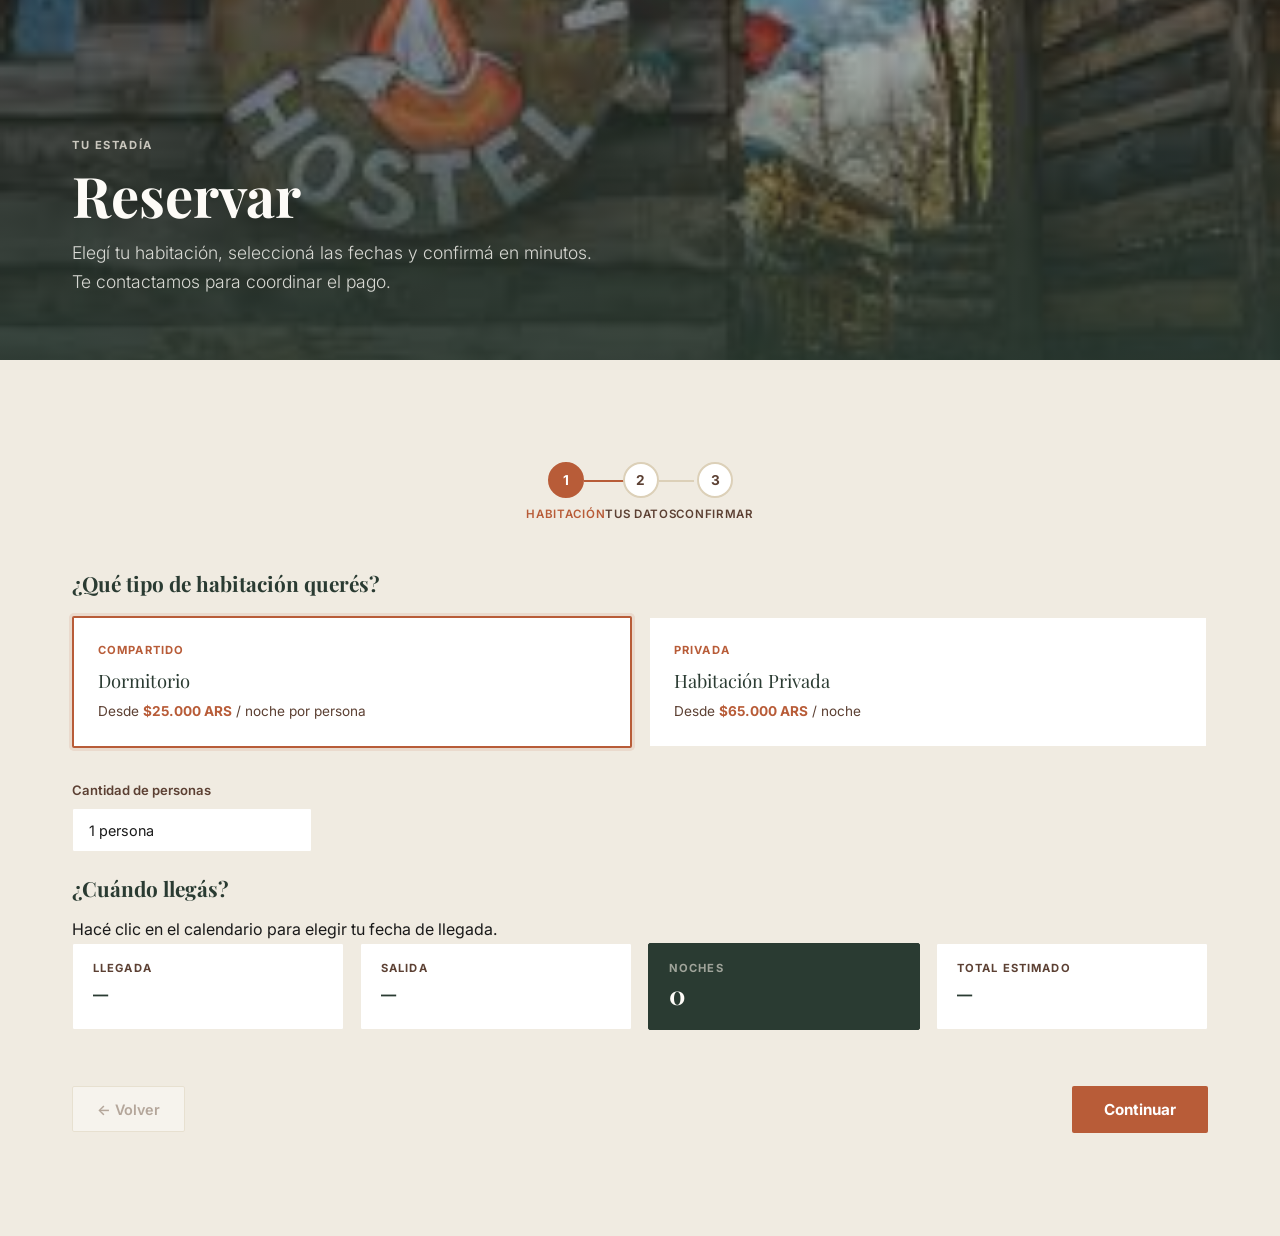
<file: page/reservar.html>
<!DOCTYPE html>
<html lang="es">
<head>
  <meta charset="UTF-8" />
  <meta name="viewport" content="width=device-width, initial-scale=1.0" />
  <title>Reservar — El Italian Hostel</title>
  <meta name="description" content="Reservá tu lugar en El Italian Hostel, Villa La Angostura. Dormitorios y habitaciones privadas disponibles." />
  <meta property="og:title" content="Reservar — El Italian Hostel" />
  <meta property="og:description" content="Reservá tu lugar en El Italian Hostel, Villa La Angostura. Dormitorios y habitaciones privadas disponibles." />
  <meta property="og:image" content="https://hostelitalian.com/img/entradaalhostel.jpg" />
  <meta property="og:type" content="website" />
  <meta property="og:url" content="https://hostelitalian.com/page/reservar.html" />
  <link rel="canonical" href="https://hostelitalian.com/page/reservar.html" />
  <link rel="icon" type="image/svg+xml" href="../favicon.svg" />
  <link rel="preconnect" href="https://fonts.googleapis.com" />
  <link rel="preconnect" href="https://fonts.gstatic.com" crossorigin />
  <link href="https://fonts.googleapis.com/css2?family=Inter:wght@300;400;500;600;700&family=Playfair+Display:ital,wght@0,700;1,400;1,700&display=swap" rel="stylesheet" />
  <link rel="stylesheet" href="../css/main.css" />
</head>
<body>

  <div id="header-placeholder"></div>

  <main id="main-content">

    <!-- PAGE HEADER -->
    <section class="page-hero page-hero--short">
      <div class="page-hero__bg page-hero__bg--reservar"></div>
      <div class="page-hero__content">
        <span class="page-hero__label">Tu estadía</span>
        <h1 class="page-hero__title">Reservar</h1>
        <p class="page-hero__desc">
          Elegí tu habitación, seleccioná las fechas y confirmá en minutos.
          Te contactamos para coordinar el pago.
        </p>
      </div>
    </section>

    <!-- WIZARD DE RESERVAS -->
    <section class="wizard reservation--page">
      <div class="container">

        <!-- Indicador de pasos -->
        <div class="wizard__steps" aria-label="Pasos de la reserva">
          <div class="wizard__step wizard__step--active" id="step-dot-1">
            <div class="wizard__step-num">1</div>
            <span class="wizard__step-label">Habitación</span>
          </div>
          <div class="wizard__step" id="step-dot-2">
            <div class="wizard__step-num">2</div>
            <span class="wizard__step-label">Tus datos</span>
          </div>
          <div class="wizard__step" id="step-dot-3">
            <div class="wizard__step-num">3</div>
            <span class="wizard__step-label">Confirmar</span>
          </div>
        </div>

        <!-- WIZARD FORM -->
        <div id="reservation-wizard">

          <!-- Error genérico -->
          <div id="wiz-error" class="form-error-box" role="alert" aria-live="assertive"></div>

          <!-- ── PASO 1: Tipo + Fechas ── -->
          <div class="wizard__panel active" id="panel-1">

            <div class="reservation__card reservation__card--flat">

              <!-- Selector de tipo de habitación -->
              <h2 class="wizard__section-title">
                ¿Qué tipo de habitación querés?
              </h2>

              <div class="room-selector" role="group" aria-label="Tipo de habitación">
                <label class="room-option selected" data-type="dorm">
                  <input class="room-option__input" type="radio" name="room-type" value="dorm" checked />
                  <div class="room-option__type">Compartido</div>
                  <div class="room-option__name">Dormitorio</div>
                  <div class="room-option__price">Desde <strong data-price="dorm">$25.000 ARS</strong> / noche por persona</div>
                </label>
                <label class="room-option" data-type="private">
                  <input class="room-option__input" type="radio" name="room-type" value="private" />
                  <div class="room-option__type">Privada</div>
                  <div class="room-option__name">Habitación Privada</div>
                  <div class="room-option__price">Desde <strong data-price="private">$65.000 ARS</strong> / noche</div>
                </label>
              </div>

              <!-- Huéspedes (solo para dorm) -->
              <div id="wiz-guests-wrap" class="wizard__guests-wrap">
                <label for="wiz-guests">Cantidad de personas</label>
                <select id="wiz-guests" name="guests">
                  <option value="1">1 persona</option>
                  <option value="2">2 personas</option>
                  <option value="3">3 personas</option>
                  <option value="4">4 personas</option>
                  <option value="5">5 personas</option>
                  <option value="6">6 personas</option>
                </select>
              </div>

              <!-- Calendario -->
              <h2 class="wizard__section-title wizard__section-title--sm">
                ¿Cuándo llegás?
              </h2>
              <div id="cal-container"></div>
              <p class="cal-hint" id="cal-hint">Hacé clic en el calendario para elegir tu fecha de llegada.</p>

              <!-- Resumen de fechas seleccionadas -->
              <div class="date-summary">
                <div class="date-summary__item">
                  <span>Llegada</span>
                  <strong id="ds-checkin">—</strong>
                </div>
                <div class="date-summary__item">
                  <span>Salida</span>
                  <strong id="ds-checkout">—</strong>
                </div>
                <div class="date-summary__item date-summary__item--nights">
                  <span>Noches</span>
                  <strong id="ds-nights">0</strong>
                </div>
                <div class="date-summary__item date-summary__item--estimate" id="ds-estimate-wrap">
                  <span>Total estimado</span>
                  <strong id="ds-estimate">—</strong>
                </div>
              </div>

            </div>
          </div><!-- /panel-1 -->

          <!-- ── PASO 2: Datos del huésped ── -->
          <div class="wizard__panel" id="panel-2">
            <div class="guest-form">
              <h2 class="guest-form__title">Tus datos de contacto</h2>

              <div class="guest-form__row">
                <div class="guest-form__field">
                  <label for="wiz-name">Nombre completo *</label>
                  <input type="text" id="wiz-name" name="name" placeholder="Tu nombre completo" autocomplete="name" aria-required="true" />
                  <span class="field-error"></span>
                </div>
                <div class="guest-form__field">
                  <label for="wiz-phone">WhatsApp</label>
                  <input type="tel" id="wiz-phone" name="phone" placeholder="+54 9 294 4XX-XXXX" autocomplete="tel" />
                  <span class="field-error"></span>
                </div>
              </div>

              <div class="guest-form__field">
                <label for="wiz-email">Email</label>
                <input type="email" id="wiz-email" name="email" placeholder="tu@email.com" autocomplete="email" />
                <span class="field-error"></span>
              </div>

              <div class="guest-form__field">
                <label for="wiz-notes">Notas adicionales (opcional)</label>
                <textarea id="wiz-notes" name="notes" rows="3"
                  placeholder="Hora estimada de llegada, requerimientos especiales, consultas…"></textarea>
              </div>

              <p class="wizard__required-note">
                * Obligatorio. Necesitamos tu nombre y al menos un medio de contacto (email o WhatsApp) para confirmar la reserva.
              </p>
            </div>
          </div><!-- /panel-2 -->

          <!-- ── PASO 3: Resumen y confirmación ── -->
          <div class="wizard__panel" id="panel-3">

            <div class="booking-summary">
              <div class="booking-summary__header">
                <h3>Resumen de tu reserva</h3>
                <p>Revisá los datos antes de confirmar</p>
              </div>
              <div class="booking-summary__body">
                <div class="booking-summary__row">
                  <span>Habitación</span>
                  <span id="sum-room">—</span>
                </div>
                <div class="booking-summary__row">
                  <span>Fechas</span>
                  <span id="sum-dates">—</span>
                </div>
                <div class="booking-summary__row">
                  <span>Noches</span>
                  <span id="sum-nights">—</span>
                </div>
                <div class="booking-summary__row">
                  <span>Huéspedes</span>
                  <span id="sum-guests">—</span>
                </div>
                <div class="booking-summary__row">
                  <span>Precio por noche</span>
                  <span id="sum-price">—</span>
                </div>
                <div class="booking-summary__row">
                  <span>Nombre</span>
                  <span id="sum-name">—</span>
                </div>
                <div class="booking-summary__row">
                  <span>Contacto</span>
                  <span id="sum-contact">—</span>
                </div>
              </div>
              <div class="booking-summary__total">
                <span class="booking-summary__total-label">Total Estimado</span>
                <span class="booking-summary__total-amount">
                  <span id="sum-total">—</span>
                  <span>ARS</span>
                </span>
              </div>
            </div>

            <button type="button" id="btn-confirm" class="booking-confirm-btn">
              Confirmar y enviar por WhatsApp
            </button>

            <a id="btn-whatsapp" href="#" target="_blank" rel="noopener noreferrer" class="booking-whatsapp-btn">
              <svg xmlns="http://www.w3.org/2000/svg" viewBox="0 0 24 24" fill="none"
                   stroke="currentColor" stroke-width="2" stroke-linecap="round" stroke-linejoin="round">
                <path d="M22 16.92v3a2 2 0 0 1-2.18 2 19.79 19.79 0 0 1-8.63-3.07A19.5 19.5 0 0 1 4.69 12 19.79 19.79 0 0 1 1.61 3.45 2 2 0 0 1 3.58 2h3a2 2 0 0 1 2 1.72 12.84 12.84 0 0 0 .7 2.81 2 2 0 0 1-.45 2.11L7.91 9.4a16 16 0 0 0 6.07 6.07l1.27-.78a2 2 0 0 1 2.11-.45 12.84 12.84 0 0 0 2.81.7A2 2 0 0 1 22 16.92z"/>
              </svg>
              Reenviar por WhatsApp (si no se abrió solo)
            </a>

            <p class="wizard__disclaimer">
              Al confirmar, guardamos tu solicitud y se abre WhatsApp para enviarla
              directamente al hostel. Te contactamos para coordinar el pago.
              No se realiza ningún cobro automático.
            </p>

          </div><!-- /panel-3 -->

          <!-- Nav buttons -->
          <div class="wizard__nav">
            <button type="button" id="wiz-back" class="wizard__btn-back" disabled>← Volver</button>
            <button type="button" id="wiz-next" class="wizard__btn-next">Continuar</button>
          </div>

        </div><!-- /#reservation-wizard -->

        <!-- Estado éxito -->
        <div id="booking-success" class="booking-success">
          <div class="booking-success__icon">
            <svg xmlns="http://www.w3.org/2000/svg" viewBox="0 0 24 24" fill="none"
                 stroke="currentColor" stroke-width="1.5" stroke-linecap="round" stroke-linejoin="round">
              <path d="M22 11.08V12a10 10 0 1 1-5.93-9.14"/>
              <polyline points="22 4 12 14.01 9 11.01"/>
            </svg>
          </div>
          <h3>¡Solicitud recibida!</h3>
          <div class="booking-success__code">—</div>
          <p>
            Tu reserva se envió por WhatsApp al hostel. Si no se abrió la
            ventana automáticamente, usá el botón de abajo. Te confirmamos
            disponibilidad y coordinamos el pago por ese medio.
          </p>
          <a id="btn-whatsapp-success" href="#" target="_blank" rel="noopener noreferrer" class="booking-whatsapp-btn">
            <svg xmlns="http://www.w3.org/2000/svg" viewBox="0 0 24 24" fill="none"
                 stroke="currentColor" stroke-width="2" stroke-linecap="round" stroke-linejoin="round">
              <path d="M22 16.92v3a2 2 0 0 1-2.18 2 19.79 19.79 0 0 1-8.63-3.07A19.5 19.5 0 0 1 4.69 12 19.79 19.79 0 0 1 1.61 3.45 2 2 0 0 1 3.58 2h3a2 2 0 0 1 2 1.72 12.84 12.84 0 0 0 .7 2.81 2 2 0 0 1-.45 2.11L7.91 9.4a16 16 0 0 0 6.07 6.07l1.27-.78a2 2 0 0 1 2.11-.45 12.84 12.84 0 0 0 2.81.7A2 2 0 0 1 22 16.92z"/>
            </svg>
            Enviar por WhatsApp
          </a>
          <button type="button" id="booking-new" class="wizard__reset-btn">
            Hacer otra reserva
          </button>
        </div>

      </div>
    </section>

  </main>

  <div id="footer-placeholder"></div>
  <script type="module" src="../js/main.js"></script>
</body>
</html>
</file>
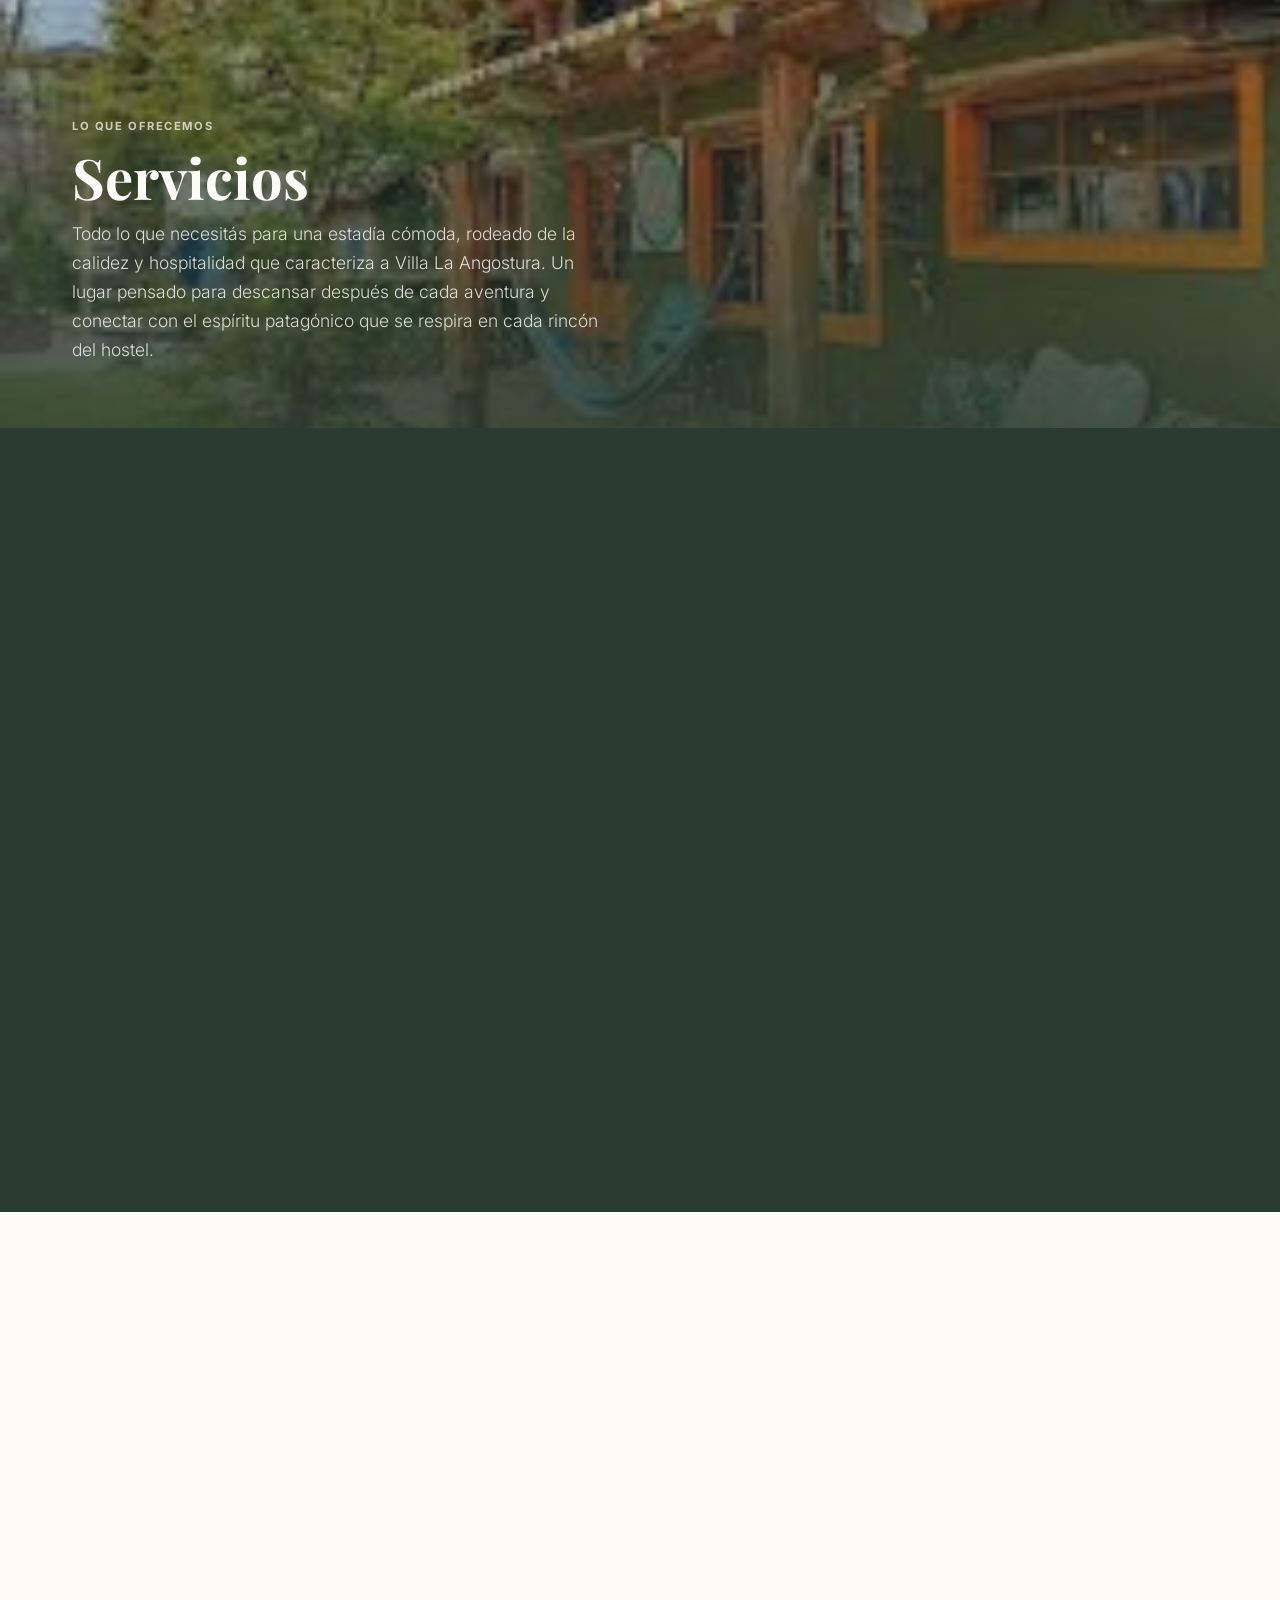
<file: page/servicios.html>
<!doctype html>
<html lang="es">
  <head>
    <meta charset="UTF-8" />
    <meta name="viewport" content="width=device-width, initial-scale=1.0" />
    <title>Servicios — El Italian Hostel</title>
    <meta
      name="description"
      content="WiFi, desayuno italiano, fogón, cocina equipada, tours y más en El Italian Hostel, Villa La Angostura."
    />
    <meta property="og:title" content="Servicios — El Italian Hostel" />
    <meta property="og:description" content="WiFi, desayuno italiano, fogón, cocina equipada, tours y más en El Italian Hostel, Villa La Angostura." />
    <meta property="og:image" content="https://hostelitalian.com/img/patiointerno.jpg" />
    <meta property="og:type" content="website" />
    <meta property="og:url" content="https://hostelitalian.com/page/servicios.html" />
    <link rel="canonical" href="https://hostelitalian.com/page/servicios.html" />
    <link rel="icon" type="image/svg+xml" href="../favicon.svg" />
    <link rel="preconnect" href="https://fonts.googleapis.com" />
    <link rel="preconnect" href="https://fonts.gstatic.com" crossorigin />
    <link
      href="https://fonts.googleapis.com/css2?family=Inter:wght@300;400;500;600;700&family=Playfair+Display:ital,wght@0,700;1,400;1,700&display=swap"
      rel="stylesheet"
    />
    <link rel="stylesheet" href="../css/main.css" />
  </head>
  <body>
    <div id="header-placeholder"></div>
      <!-- PAGE HEADER -->
      <section class="page-hero page-hero--short">
        <div class="page-hero__bg page-hero__bg--servicios"></div>
        <div class="page-hero__content">
          <span class="page-hero__label">Lo que ofrecemos</span>
          <h1 class="page-hero__title">Servicios</h1>
          <p class="page-hero__desc">
            Todo lo que necesitás para una estadía cómoda, rodeado de la calidez
            y hospitalidad que caracteriza a Villa La Angostura. Un lugar
            pensado para descansar después de cada aventura y conectar con el
            espíritu patagónico que se respira en cada rincón del hostel.
          </p>
        </div>
      </section>

      <!-- SERVICIOS GRID -->
      <section class="services services--page">
        <div class="container">
          <div class="services__grid services__grid--large">
            <div class="services__item services__item--card fade-up">
              <div class="services__icon">
                <svg
                  xmlns="http://www.w3.org/2000/svg"
                  viewBox="0 0 24 24"
                  fill="none"
                  stroke="currentColor"
                  stroke-width="2"
                  stroke-linecap="round"
                  stroke-linejoin="round"
                >
                  <path d="M5 12.55a11 11 0 0 1 14.08 0" />
                  <path d="M1.42 9a16 16 0 0 1 21.16 0" />
                  <path d="M8.53 16.11a6 6 0 0 1 6.95 0" />
                  <line x1="12" y1="20" x2="12.01" y2="20" />
                </svg>
              </div>
              <h3 class="services__title">WiFi de Alta Velocidad</h3>
              <p class="services__desc">
                Conexión estable en todo el hostel, tanto en habitaciones como
                en áreas comunes. Ideal para trabajar remoto o mantenerse en
                contacto.
              </p>
            </div>

            <div class="services__item services__item--card fade-up">
              <div class="services__icon">
                <svg
                  xmlns="http://www.w3.org/2000/svg"
                  viewBox="0 0 24 24"
                  fill="none"
                  stroke="currentColor"
                  stroke-width="2"
                  stroke-linecap="round"
                  stroke-linejoin="round"
                >
                  <path d="M18 8h1a4 4 0 0 1 0 8h-1" />
                  <path d="M2 8h16v9a4 4 0 0 1-4 4H6a4 4 0 0 1-4-4V8z" />
                  <line x1="6" y1="1" x2="6" y2="4" />
                  <line x1="10" y1="1" x2="10" y2="4" />
                  <line x1="14" y1="1" x2="14" y2="4" />
                </svg>
              </div>
              <h3 class="services__title">Desayuno</h3>
              <p class="services__desc">
                Café de especialidad, focaccia casera, mermeladas artesanales y
                más. Incluido en todas las habitaciones. Se sirve de 8:00 a
                10:30 hs.
              </p>
            </div>

            <div class="services__item services__item--card fade-up">
              <div class="services__icon">
                <svg
                  xmlns="http://www.w3.org/2000/svg"
                  viewBox="0 0 24 24"
                  fill="none"
                  stroke="currentColor"
                  stroke-width="2"
                  stroke-linecap="round"
                  stroke-linejoin="round"
                >
                  <path d="M3 11l19-9-9 19-2-8-8-2z" />
                </svg>
              </div>
              <h3 class="services__title">Cocina Equipada</h3>
              <p class="services__desc">
                Amplia cocina comunitaria abierta las 24 hs, con todos los
                utensilios necesarios. Anafe, horno, heladera y espacio para
                guardar tus alimentos.
              </p>
            </div>

            <div class="services__item services__item--card fade-up">
              <div class="services__icon">
                <svg
                  xmlns="http://www.w3.org/2000/svg"
                  viewBox="0 0 24 24"
                  fill="none"
                  stroke="currentColor"
                  stroke-width="2"
                  stroke-linecap="round"
                  stroke-linejoin="round"
                >
                  <path
                    d="M8.5 14.5A2.5 2.5 0 0 0 11 12c0-1.38-.5-2-1-3-1.072-2.143-.224-4.054 2-6 .5 2.5 2 4.9 4 6.5 2 1.6 3 3.5 3 5.5a7 7 0 1 1-14 0c0-1.153.433-2.294 1-3a2.5 2.5 0 0 0 2.5 2.5z"
                  />
                </svg>
              </div>
              <h3 class="services__title">Fogón y Quincho</h3>
              <p class="services__desc">
                El corazón del hostel. Reunite alrededor del fogón para un
                asado, compartir historias de viaje o simplemente descansar
                mirando las llamas.
              </p>
            </div>

            <div class="services__item services__item--card fade-up">
              <div class="services__icon">
                <svg
                  xmlns="http://www.w3.org/2000/svg"
                  viewBox="0 0 24 24"
                  fill="none"
                  stroke="currentColor"
                  stroke-width="2"
                  stroke-linecap="round"
                  stroke-linejoin="round"
                >
                  <polygon points="3 11 22 2 13 21 11 13 3 11" />
                </svg>
              </div>
              <h3 class="services__title">Tours y Excursiones</h3>
              <p class="services__desc">
                Asesoría local gratuita para explorar los mejores senderos,
                cascadas y lagos. Te recomendamos guías de confianza y los
                secretos que no están en Google.
              </p>
            </div>

            <div class="services__item services__item--card fade-up">
              <div class="services__icon">
                <svg
                  xmlns="http://www.w3.org/2000/svg"
                  viewBox="0 0 24 24"
                  fill="none"
                  stroke="currentColor"
                  stroke-width="2"
                  stroke-linecap="round"
                  stroke-linejoin="round"
                >
                  <rect x="3" y="11" width="18" height="11" rx="2" ry="2" />
                  <path d="M7 11V7a5 5 0 0 1 10 0v4" />
                </svg>
              </div>
              <h3 class="services__title">Lockers Seguros</h3>
              <p class="services__desc">
                Lockers individuales. Traé tu propio candado o consultanos si
                necesitás alquilar uno.
              </p>
            </div>

            <div class="services__item services__item--card fade-up">
              <div class="services__icon">
                <svg
                  xmlns="http://www.w3.org/2000/svg"
                  viewBox="0 0 24 24"
                  fill="none"
                  stroke="currentColor"
                  stroke-width="2"
                  stroke-linecap="round"
                  stroke-linejoin="round"
                >
                  <path d="M3 3h7v7H3z" />
                  <path d="M14 3h7v7h-7z" />
                  <path d="M14 14h7v7h-7z" />
                  <path d="M3 14h7v7H3z" />
                </svg>
              </div>
              <h3 class="services__title">Lavandería</h3>
              <p class="services__desc">
                Servicio de lavado y secado disponible con costo adicional.
                Consultá en recepción horarios y disponibilidad.
              </p>
            </div>

            <div class="services__item services__item--card fade-up">
              <div class="services__icon">
                <svg
                  xmlns="http://www.w3.org/2000/svg"
                  viewBox="0 0 24 24"
                  fill="none"
                  stroke="currentColor"
                  stroke-width="2"
                  stroke-linecap="round"
                  stroke-linejoin="round"
                >
                  <path d="M9 18V5l12-2v13" />
                  <circle cx="6" cy="18" r="3" />
                  <circle cx="18" cy="16" r="3" />
                </svg>
              </div>
              <h3 class="services__title">Área Común</h3>
              <p class="services__desc">
                Sala de estar con chimenea, juegos de mesa, guitarra y
                biblioteca viajera. El lugar perfecto para conocer a otros
                huéspedes de todo el mundo.
              </p>
            </div>
          </div>
        </div>
      </section>

      <!-- ACTIVIDADES TEASER -->
      <section class="services-activities">
        <div class="container">
          <div class="services-activities__card fade-up">
            <div class="services-activities__media">
              <div class="activity-detail__placeholder">
                <svg xmlns="http://www.w3.org/2000/svg" viewBox="0 0 24 24" fill="none"
                     stroke="currentColor" stroke-width="1.6" stroke-linecap="round" stroke-linejoin="round">
                  <path d="M3 20 L9 6 L12 13 L15 8 L21 20 Z" />
                  <circle cx="16.5" cy="5" r="1.4" fill="currentColor" stroke="none" />
                </svg>
                <small>Fotos próximamente</small>
              </div>
            </div>
            <div class="services-activities__body">
              <span class="section-header__label">Además, en el hostel</span>
              <h3 class="services-activities__title">Muro de escalada y pista de skate</h3>
              <p class="services-activities__desc">
                Sumamos aventura a tu estadía: un rocódromo propio para todos
                los niveles y una mini rampa de skate en el patio, con equipo
                incluido y sin cargo extra para huéspedes.
              </p>
              <ul class="room-detail__amenities">
                <li class="rooms__tag">Todos los niveles</li>
                <li class="rooms__tag">Equipo incluido</li>
                <li class="rooms__tag">Sin cargo extra</li>
              </ul>
              <a href="actividades.html" class="services-activities__cta">Ver actividades →</a>
            </div>
          </div>
        </div>
      </section>

      <!-- CTA -->
      <section class="cta-strip">
        <div class="container">
          <div class="cta-strip__inner fade-up">
            <div>
              <h3 class="cta-strip__title">Todo incluido, sin sorpresas</h3>
              <p class="cta-strip__desc">
                El desayuno y el WiFi están incluidos en todas las habitaciones.
              </p>
            </div>
            <a href="reservar.html" class="cta-strip__btn">Reservar Ahora</a>
          </div>
        </div>
      </section>
    </main>

    <div id="footer-placeholder"></div>
    <script type="module" src="../js/main.js"></script>
  </body>
</html>
</file>
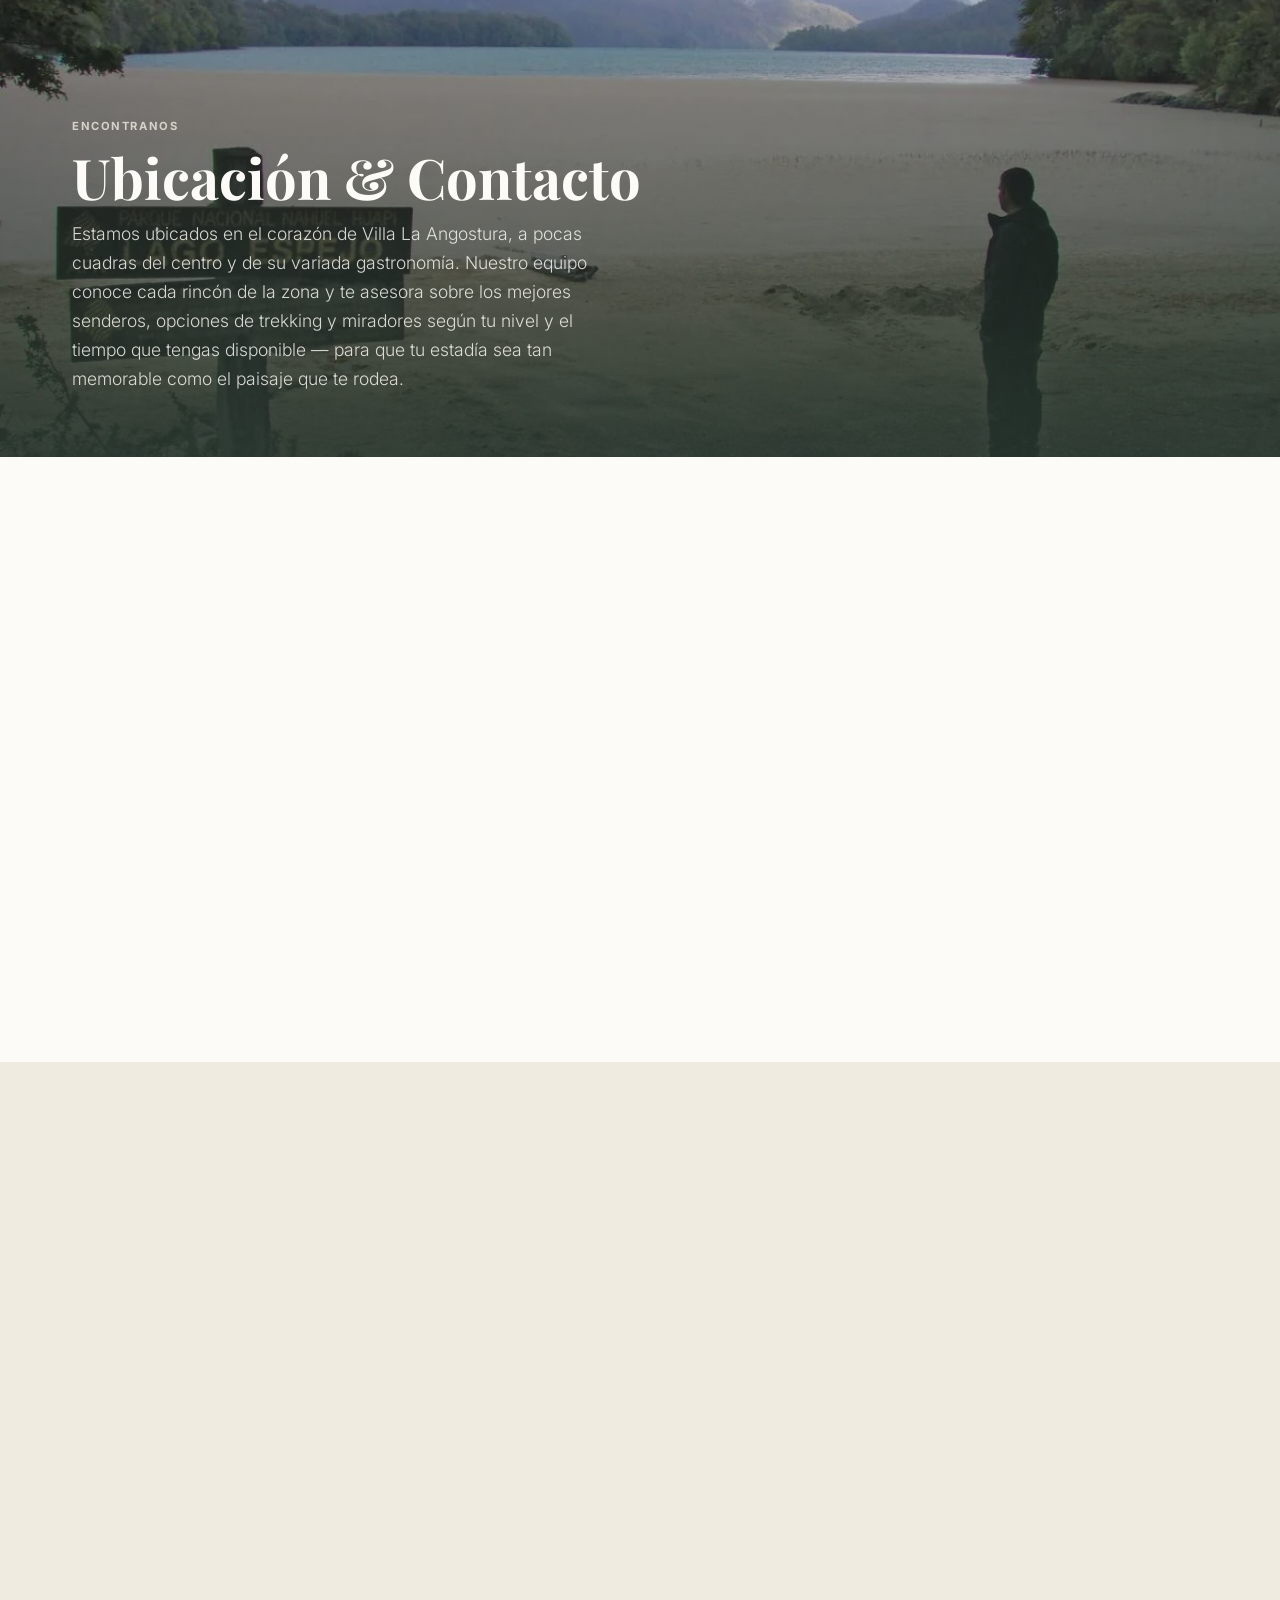
<file: page/ubicacion.html>
<!DOCTYPE html>
<html lang="es">
<head>
  <meta charset="UTF-8" />
  <meta name="viewport" content="width=device-width, initial-scale=1.0" />
  <title>Ubicación y Contacto — El Italian Hostel</title>
  <meta name="description" content="Encontranos en Villa La Angostura, Patagonia. Contacto, dirección y cómo llegar a El Italian Hostel." />
  <meta property="og:title" content="Ubicación y Contacto — El Italian Hostel" />
  <meta property="og:description" content="Encontranos en Villa La Angostura, Patagonia. Contacto, dirección y cómo llegar a El Italian Hostel." />
  <meta property="og:image" content="https://hostelitalian.com/img/lagoespejo1.jpg" />
  <meta property="og:type" content="website" />
  <meta property="og:url" content="https://hostelitalian.com/page/ubicacion.html" />
  <link rel="canonical" href="https://hostelitalian.com/page/ubicacion.html" />
  <link rel="icon" type="image/svg+xml" href="../favicon.svg" />
  <link rel="preconnect" href="https://fonts.googleapis.com" />
  <link rel="preconnect" href="https://fonts.gstatic.com" crossorigin />
  <link href="https://fonts.googleapis.com/css2?family=Inter:wght@300;400;500;600;700&family=Playfair+Display:ital,wght@0,700;1,400;1,700&display=swap" rel="stylesheet" />
  <link rel="stylesheet" href="../css/main.css" />
</head>
<body>

  <div id="header-placeholder"></div>

  <main id="main-content">

    <!-- PAGE HEADER -->
    <section class="page-hero page-hero--short">
      <div class="page-hero__bg page-hero__bg--ubicacion"></div>
      <div class="page-hero__content">
        <span class="page-hero__label">Encontranos</span>
        <h1 class="page-hero__title">Ubicación &amp; Contacto</h1>
        <p class="page-hero__desc">
          Estamos ubicados en el corazón de Villa La Angostura, a pocas
  cuadras del centro y de su variada gastronomía. Nuestro equipo
  conoce cada rincón de la zona y te asesora sobre los mejores
  senderos, opciones de trekking y miradores según tu nivel y el
  tiempo que tengas disponible — para que tu estadía sea tan
  memorable como el paisaje que te rodea.
        </p>
      </div>
    </section>

    <!-- UBICACIÓN + MAPA -->
    <section class="location location--page">
      <div class="container">
        <div class="location__grid">

          <div>
            <h2 class="location__title fade-up">Dónde Encontrarnos</h2>
            <p class="location__desc fade-up">
              Nos encontramos en un barrio tranquilo rodeado de bosque nativo,
              a pasos del centro y a 10 minutos caminando desde la terminal de buses.
            </p>

            <div class="location__details">
              <div class="location__detail-item fade-up">
                <div class="location__detail-icon">
                  <svg xmlns="http://www.w3.org/2000/svg" viewBox="0 0 24 24" fill="none"
                       stroke="currentColor" stroke-width="2" stroke-linecap="round" stroke-linejoin="round">
                    <path d="M21 10c0 7-9 13-9 13s-9-6-9-13a9 9 0 0 1 18 0z"/>
                    <circle cx="12" cy="10" r="3"/>
                  </svg>
                </div>
                <div>
                  <p class="location__detail-title">Dirección</p>
                  <p class="location__detail-text">
                    <!-- 📍 Reemplazar con dirección real -->
                    Av. Arrayanes 1234, Villa La Angostura<br />Patagonia, Argentina
                  </p>
                </div>
              </div>

              <div class="location__detail-item fade-up">
                <div class="location__detail-icon">
                  <svg xmlns="http://www.w3.org/2000/svg" viewBox="0 0 24 24" fill="none"
                       stroke="currentColor" stroke-width="2" stroke-linecap="round" stroke-linejoin="round">
                    <polygon points="3 11 22 2 13 21 11 13 3 11"/>
                  </svg>
                </div>
                <div>
                  <p class="location__detail-title">Cómo llegar</p>
                  <p class="location__detail-text">
                    A 10 min caminando desde la terminal de buses. En auto,
                    contamos con estacionamiento gratuito sujeto a disponibilidad.
                  </p>
                </div>
              </div>

              <div class="location__detail-item fade-up">
                <div class="location__detail-icon">
                  <svg xmlns="http://www.w3.org/2000/svg" viewBox="0 0 24 24" fill="none"
                       stroke="currentColor" stroke-width="2" stroke-linecap="round" stroke-linejoin="round">
                    <circle cx="12" cy="12" r="10"/>
                    <polyline points="12 6 12 12 16 14"/>
                  </svg>
                </div>
                <div>
                  <p class="location__detail-title">Horarios de recepción</p>
                  <p class="location__detail-text">Lunes a domingo: 8:00 – 22:00 hs</p>
                </div>
              </div>
            </div>
          </div>

          <!-- Mapa -->
          <div class="location__map fade-up">
            <iframe src="https://www.google.com/maps/embed?pb=!1m18!1m12!1m3!1d2730.475214000192!2d-71.64613829024555!3d-40.76375650828491!2m3!1f0!2f0!3f0!3m2!1i1024!2i768!4f13.1!3m3!1m2!1s0x9610bf580fa6fb65%3A0xc49fd90e8a81464c!2sItalian%20Hostel%20Villa%20la%20Angostura!5e1!3m2!1ses!2sar!4v1781832918580!5m2!1ses!2sar" width="600" height="450" style="border:0;" allowfullscreen="" loading="lazy" referrerpolicy="no-referrer-when-downgrade"></iframe>
            <div class="location__map-placeholder">
              <svg xmlns="http://www.w3.org/2000/svg" viewBox="0 0 24 24" fill="none"
                   stroke="currentColor" stroke-width="1.5" stroke-linecap="round" stroke-linejoin="round">
                <path d="M21 10c0 7-9 13-9 13s-9-6-9-13a9 9 0 0 1 18 0z"/>
                <circle cx="12" cy="10" r="3"/>
              </svg>
              <span>El Italian · VLA</span>
              <small>Reemplazar con embed de Google Maps</small>
            </div>
          </div>

        </div>
      </div>
    </section>

    <!-- CONTACTO -->
    <section class="contact">
      <div class="container">
        <div class="section-header fade-up">
          <span class="section-header__label">Escribinos</span>
          <h2 class="section-header__title">Contacto</h2>
          <p class="section-header__desc">
            ¿Tenés alguna consulta antes de reservar? Respondemos todos los mensajes
            en menos de 24 hs.
          </p>
        </div>

        <div class="contact__grid fade-up">

          <!-- Canales de contacto -->
          <div class="contact__channels">

            <a href="https://wa.me/5492944XXXXXX" target="_blank" rel="noopener noreferrer" class="contact__channel">
              <div class="contact__ch-icon contact__ch-icon--wa">
                <svg xmlns="http://www.w3.org/2000/svg" viewBox="0 0 24 24" fill="none"
                     stroke="currentColor" stroke-width="2" stroke-linecap="round" stroke-linejoin="round">
                  <path d="M22 16.92v3a2 2 0 0 1-2.18 2 19.79 19.79 0 0 1-8.63-3.07A19.5 19.5 0 0 1 4.69 12 19.79 19.79 0 0 1 1.61 3.45 2 2 0 0 1 3.58 2h3a2 2 0 0 1 2 1.72 12.84 12.84 0 0 0 .7 2.81 2 2 0 0 1-.45 2.11L7.91 9.4a16 16 0 0 0 6.07 6.07l1.27-.78a2 2 0 0 1 2.11-.45 12.84 12.84 0 0 0 2.81.7A2 2 0 0 1 22 16.92z"/>
                </svg>
              </div>
              <div>
                <p class="contact__ch-label">WhatsApp</p>
                <!-- 📞 Reemplazar con número real -->
                <p class="contact__ch-value">+54 9 294 4XX-XXXX</p>
              </div>
            </a>

            <a href="mailto:hola@hostelitalian.com" class="contact__channel">
              <div class="contact__ch-icon contact__ch-icon--mail">
                <svg xmlns="http://www.w3.org/2000/svg" viewBox="0 0 24 24" fill="none"
                     stroke="currentColor" stroke-width="2" stroke-linecap="round" stroke-linejoin="round">
                  <path d="M4 4h16c1.1 0 2 .9 2 2v12c0 1.1-.9 2-2 2H4c-1.1 0-2-.9-2-2V6c0-1.1.9-2 2-2z"/>
                  <polyline points="22,6 12,13 2,6"/>
                </svg>
              </div>
              <div>
                <p class="contact__ch-label">Email</p>
                <!-- 📧 Reemplazar con email real -->
                <p class="contact__ch-value">hola@hostelitalian.com</p>
              </div>
            </a>

            <a href="https://www.instagram.com/hostel.italian.vla/" target="_blank" rel="noopener noreferrer" class="contact__channel">
              <div class="contact__ch-icon contact__ch-icon--ig">
                <svg xmlns="http://www.w3.org/2000/svg" viewBox="0 0 24 24" fill="none"
                     stroke="currentColor" stroke-width="2" stroke-linecap="round" stroke-linejoin="round">
                  <rect x="2" y="2" width="20" height="20" rx="5" ry="5"/>
                  <path d="M16 11.37A4 4 0 1 1 12.63 8 4 4 0 0 1 16 11.37z"/>
                  <line x1="17.5" y1="6.5" x2="17.51" y2="6.5"/>
                </svg>
              </div>
              <div>
                <p class="contact__ch-label">Instagram</p>
                <p class="contact__ch-value">@hostel.italian.vla</p>
              </div>
            </a>

          </div>

          <!-- Formulario de contacto -->
          <form class="contact__form" id="contact-form">
            <div class="contact__form-row">
              <div class="reservation__field">
                <label for="contact-name">Nombre *</label>
                <input type="text" id="contact-name" name="name" placeholder="Tu nombre" required />
              </div>
              <div class="reservation__field">
                <label for="contact-email">Email *</label>
                <input type="email" id="contact-email" name="email" placeholder="tu@email.com" required />
              </div>
            </div>
            <div class="reservation__field">
              <label for="contact-subject">Asunto</label>
              <input type="text" id="contact-subject" name="subject" placeholder="¿En qué te podemos ayudar?" />
            </div>
            <div class="reservation__field">
              <label for="contact-message">Mensaje *</label>
              <textarea id="contact-message" name="message" rows="5" required
                        placeholder="Contanos más sobre tu consulta..."></textarea>
            </div>
            <button type="submit" class="contact__submit" id="contact-submit">
              Enviar mensaje
            </button>
            <p class="contact__success" id="contact-success" style="display:none">
              ✓ Se abrió tu programa de email con el mensaje listo para enviar.
              Si no se abrió, escribinos directo a
              <a href="mailto:hola@hostelitalian.com">hola@hostelitalian.com</a>.
            </p>
          </form>

        </div>
      </div>
    </section>

  </main>

  <div id="footer-placeholder"></div>
  <script type="module" src="../js/main.js"></script>
</body>
</html>
</file>
<file: css/main.css>
*, *::before, *::after {
  box-sizing: border-box;
  margin: 0;
  padding: 0;
}

html {
  scroll-behavior: smooth;
  font-size: 16px;
}

body {
  font-family: "Inter", system-ui, sans-serif;
  background-color: #FDFBF7;
  color: #1A1A1A;
  line-height: 1.6;
  -webkit-font-smoothing: antialiased;
}

img {
  display: block;
  max-width: 100%;
  height: auto;
}

a {
  text-decoration: none;
  color: inherit;
}

button {
  font-family: inherit;
  cursor: pointer;
  border: none;
  background: none;
}

ul, ol {
  list-style: none;
}

.container {
  max-width: 1200px;
  margin-inline: auto;
  padding-inline: clamp(1rem, 4vw, 2rem);
}

h1, h2, h3, h4 {
  font-family: "Playfair Display", Georgia, serif;
  line-height: 1.2;
  font-weight: 700;
}

@media (prefers-reduced-motion: reduce) {
  *, *::before, *::after {
    animation-duration: 0.01ms !important;
    transition-duration: 0.01ms !important;
  }
  html {
    scroll-behavior: auto;
  }
}
.navbar {
  position: fixed;
  top: 0;
  left: 0;
  right: 0;
  z-index: 100;
  padding: 1.5rem clamp(1rem, 4vw, 2rem);
  transition: background 0.25s ease, padding 0.25s ease, box-shadow 0.25s ease;
}
.navbar .container {
  display: flex;
  align-items: center;
  justify-content: space-between;
}
.navbar.scrolled {
  background: rgba(253, 251, 247, 0.97);
  -webkit-backdrop-filter: blur(8px);
  backdrop-filter: blur(8px);
  padding: 0.85rem clamp(1rem, 4vw, 2rem);
  box-shadow: 0 1px 3px rgba(0, 0, 0, 0.06), 0 1px 2px rgba(0, 0, 0, 0.04);
}
.navbar.scrolled .navbar__logo {
  color: #2A3B32;
}
.navbar.scrolled .navbar__logo-sub {
  color: rgba(26, 26, 26, 0.45);
}
.navbar.scrolled .navbar__link {
  color: #1A1A1A;
}
.navbar.scrolled .navbar__link:hover {
  color: #B85C38;
}
.navbar.scrolled .navbar__cta {
  background: #B85C38;
  color: #FFFFFF;
}
.navbar.scrolled .navbar__cta:hover {
  background: #9A4D2F;
}
.navbar.scrolled .navbar__toggle {
  color: #1A1A1A;
}
.navbar__logo {
  display: flex;
  align-items: center;
  gap: 0.6rem;
  font-family: "Playfair Display", Georgia, serif;
  font-size: 1.5rem;
  font-weight: 700;
  letter-spacing: -0.02em;
  color: #FDFBF7;
  transition: color 0.25s ease;
}
.navbar__logo-mark {
  width: 30px;
  height: 30px;
  flex-shrink: 0;
  border-radius: 7px;
}
.navbar__logo-text {
  display: flex;
  flex-direction: column;
  line-height: 1.2;
}
.navbar__logo-sub {
  font-family: "Inter", system-ui, sans-serif;
  font-size: 0.58rem;
  font-weight: 400;
  letter-spacing: 0.1em;
  text-transform: uppercase;
  color: rgba(253, 251, 247, 0.6);
  transition: color 0.25s ease;
}
.navbar__links {
  display: flex;
  align-items: center;
  gap: 2rem;
}
@media (max-width: 768px) {
  .navbar__links {
    display: none;
  }
}
.navbar__link {
  font-size: 0.875rem;
  font-weight: 500;
  color: rgba(253, 251, 247, 0.9);
  transition: color 0.25s ease;
}
.navbar__link:hover, .navbar__link.active {
  color: #B85C38;
}
.navbar__cta {
  display: inline-flex;
  align-items: center;
  gap: 0.4rem;
  font-size: 0.875rem;
  font-weight: 600;
  color: #2A3B32;
  background: #FDFBF7;
  padding: 0.6rem 1.25rem;
  border-radius: 2px;
  transition: background 0.25s ease, color 0.25s ease;
}
.navbar__cta:hover {
  background: #FFFFFF;
}
.navbar__toggle {
  display: none;
  color: #FDFBF7;
  padding: 0.25rem;
  transition: color 0.25s ease;
}
@media (max-width: 768px) {
  .navbar__toggle {
    display: flex;
    align-items: center;
    justify-content: center;
  }
}

.mobile-menu {
  position: fixed;
  top: 0;
  left: 0;
  right: 0;
  bottom: 0;
  background: #FDFBF7;
  z-index: 99;
  display: flex;
  flex-direction: column;
  align-items: center;
  justify-content: center;
  gap: 2rem;
  opacity: 0;
  visibility: hidden;
  transform: translateY(-12px);
  pointer-events: none;
  transition: opacity 0.25s ease, transform 0.25s ease, visibility 0.25s ease;
}
.mobile-menu.open {
  opacity: 1;
  visibility: visible;
  transform: translateY(0);
  pointer-events: all;
}
.mobile-menu__brand {
  display: flex;
  align-items: center;
  gap: 0.75rem;
  font-family: "Playfair Display", Georgia, serif;
  font-size: 1.5rem;
  font-weight: 700;
  color: #2A3B32;
  margin-bottom: 0.75rem;
}
.mobile-menu__brand svg {
  width: 36px;
  height: 36px;
  border-radius: 8px;
}
.mobile-menu__link {
  font-family: "Playfair Display", Georgia, serif;
  font-size: 2rem;
  font-weight: 700;
  color: #2A3B32;
  transition: color 0.25s ease;
}
.mobile-menu__link:hover {
  color: #B85C38;
}
.mobile-menu__cta {
  margin-top: 1rem;
  background: #B85C38;
  color: #FFFFFF;
  font-size: 1rem;
  font-weight: 600;
  padding: 0.9rem 2.5rem;
  border-radius: 2px;
  transition: background 0.25s ease;
}
.mobile-menu__cta:hover {
  background: #9A4D2F;
}
.mobile-menu__close {
  position: absolute;
  top: 1.5rem;
  right: clamp(1rem, 4vw, 2rem);
  color: #2A3B32;
  font-size: 1.5rem;
  cursor: pointer;
}

.hero {
  position: relative;
  min-height: 100svh;
  display: flex;
  align-items: center;
  justify-content: center;
  overflow: hidden;
}
.hero__bg {
  position: absolute;
  inset: 0;
  background-image: url("../img/entradaalhostel.jpg");
  background-size: cover;
  background-position: center;
  background-repeat: no-repeat;
}
.hero__bg::after {
  content: "";
  position: absolute;
  inset: 0;
  background: linear-gradient(to bottom, rgba(42, 59, 50, 0.25) 0%, rgba(42, 59, 50, 0.75) 100%);
}
.hero__content {
  position: relative;
  z-index: 1;
  text-align: center;
  color: #FDFBF7;
  padding-top: 5rem;
  max-width: 860px;
  padding-inline: clamp(1rem, 4vw, 2rem);
}
.hero__eyebrow {
  display: inline-flex;
  align-items: center;
  gap: 0.5rem;
  font-size: 0.75rem;
  font-weight: 600;
  letter-spacing: 0.12em;
  text-transform: uppercase;
  color: rgba(253, 251, 247, 0.85);
  margin-bottom: 1.5rem;
}
.hero__eyebrow svg {
  width: 14px;
  height: 14px;
}
.hero__title {
  font-size: clamp(2.5rem, 7vw, 5rem);
  font-weight: 700;
  line-height: 1.1;
  color: #FDFBF7;
  margin-bottom: 1.25rem;
  text-wrap: balance;
}
.hero__title em {
  font-style: italic;
  color: rgba(240, 235, 225, 0.95);
}
.hero__subtitle {
  font-size: clamp(1rem, 2vw, 1.2rem);
  font-weight: 300;
  color: rgba(253, 251, 247, 0.88);
  max-width: 560px;
  margin: 0 auto 2.5rem;
}
.hero__actions {
  display: flex;
  flex-wrap: wrap;
  gap: 1rem;
  justify-content: center;
}
.hero__btn {
  display: inline-block;
  font-size: 1rem;
  font-weight: 600;
  padding: 1rem 2rem;
  border-radius: 2px;
  transition: background 0.25s ease, color 0.25s ease, border-color 0.25s ease;
}
.hero__btn--primary {
  background: #B85C38;
  color: #FFFFFF;
}
.hero__btn--primary:hover {
  background: #9A4D2F;
}
.hero__btn--ghost {
  background: rgba(255, 255, 255, 0.12);
  color: #FFFFFF;
  border: 1.5px solid rgba(255, 255, 255, 0.4);
  -webkit-backdrop-filter: blur(6px);
  backdrop-filter: blur(6px);
}
.hero__btn--ghost:hover {
  background: rgba(255, 255, 255, 0.22);
}
.hero__scroll {
  position: absolute;
  bottom: 2rem;
  left: 50%;
  transform: translateX(-50%);
  display: flex;
  flex-direction: column;
  align-items: center;
  gap: 0.4rem;
  color: rgba(253, 251, 247, 0.6);
  font-size: 0.7rem;
  letter-spacing: 0.1em;
  text-transform: uppercase;
  animation: scrollBounce 2.2s ease-in-out infinite;
}
.hero__scroll-line {
  width: 1px;
  height: 48px;
  background: linear-gradient(to bottom, rgba(253, 251, 247, 0.7), transparent);
}

@keyframes scrollBounce {
  0%, 100% {
    transform: translateX(-50%) translateY(0);
  }
  50% {
    transform: translateX(-50%) translateY(8px);
  }
}
.section-header {
  text-align: center;
  margin-bottom: 3.5rem;
}
.section-header__label {
  display: inline-block;
  font-size: 0.7rem;
  font-weight: 700;
  letter-spacing: 0.14em;
  text-transform: uppercase;
  color: #B85C38;
  margin-bottom: 0.75rem;
}
.section-header__title {
  font-size: clamp(1.8rem, 4vw, 2.8rem);
  color: #2A3B32;
  margin-bottom: 0.75rem;
}
.section-header__desc {
  font-size: 1rem;
  color: #5C4033;
  max-width: 540px;
  margin-inline: auto;
  line-height: 1.7;
}
.section-header--light .section-header__title {
  color: #FDFBF7;
}
.section-header--light .section-header__desc {
  color: rgba(240, 235, 225, 0.75);
}

.gallery {
  padding-block: clamp(4rem, 8vw, 7rem);
  background: #F0EBE1;
}
.gallery__grid {
  display: grid;
  grid-template-columns: repeat(4, 1fr);
  grid-auto-rows: 200px;
  gap: 0.75rem;
}
@media (max-width: 768px) {
  .gallery__grid {
    grid-template-columns: repeat(2, 1fr);
  }
}
@media (max-width: 480px) {
  .gallery__grid {
    grid-template-columns: 1fr;
    grid-auto-rows: 240px;
  }
}
.gallery__item {
  position: relative;
  overflow: hidden;
  border-radius: 2px;
  cursor: pointer;
}
.gallery__item--large {
  grid-column: span 2;
  grid-row: span 2;
}
@media (max-width: 768px) {
  .gallery__item--large {
    grid-column: span 2;
    grid-row: span 1;
  }
}
@media (max-width: 480px) {
  .gallery__item--large {
    grid-column: span 1;
  }
}
.gallery__item--wide {
  grid-column: span 2;
}
@media (max-width: 480px) {
  .gallery__item--wide {
    grid-column: span 1;
  }
}
.gallery__item img {
  width: 100%;
  height: 100%;
  object-fit: cover;
  transition: transform 0.6s ease;
}
.gallery__item::after {
  content: "";
  position: absolute;
  inset: 0;
  background: rgba(42, 59, 50, 0);
  transition: background 0.25s ease;
}
.gallery__item:hover img {
  transform: scale(1.06);
}
.gallery__item:hover::after {
  background: rgba(42, 59, 50, 0.15);
}

.rooms {
  padding-block: clamp(4rem, 8vw, 7rem);
  background: #FDFBF7;
}
.rooms__grid {
  display: grid;
  grid-template-columns: repeat(2, 1fr);
  gap: 2rem;
}
@media (max-width: 768px) {
  .rooms__grid {
    grid-template-columns: 1fr;
  }
}
.rooms__card {
  background: #FFFFFF;
  border: 1px solid #F0EBE1;
  border-radius: 2px;
  overflow: hidden;
  box-shadow: 0 1px 3px rgba(0, 0, 0, 0.06), 0 1px 2px rgba(0, 0, 0, 0.04);
  transition: box-shadow 0.25s ease, transform 0.25s ease;
  display: flex;
  flex-direction: column;
}
.rooms__card:hover {
  box-shadow: 0 4px 16px rgba(0, 0, 0, 0.1);
  transform: translateY(-3px);
}
.rooms__img-wrap {
  position: relative;
  height: 260px;
  overflow: hidden;
}
.rooms__img-wrap img {
  width: 100%;
  height: 100%;
  object-fit: cover;
  transition: transform 0.6s ease;
}
.rooms__img-wrap:hover img {
  transform: scale(1.04);
}
.rooms__price-badge {
  position: absolute;
  top: 1rem;
  right: 1rem;
  background: rgba(255, 255, 255, 0.92);
  -webkit-backdrop-filter: blur(4px);
  backdrop-filter: blur(4px);
  color: #2A3B32;
  font-size: 0.85rem;
  font-weight: 600;
  padding: 0.4rem 0.9rem;
  border-radius: 2px;
}
.rooms__body {
  padding: 2rem;
  display: flex;
  flex-direction: column;
  flex: 1;
}
.rooms__capacity {
  display: flex;
  align-items: center;
  gap: 0.4rem;
  font-size: 0.8rem;
  font-weight: 600;
  color: #B85C38;
  text-transform: uppercase;
  letter-spacing: 0.08em;
  margin-bottom: 0.75rem;
}
.rooms__capacity svg {
  width: 15px;
  height: 15px;
}
.rooms__name {
  font-size: 1.5rem;
  color: #2A3B32;
  margin-bottom: 0.6rem;
}
.rooms__desc {
  font-size: 0.9rem;
  color: #5C4033;
  line-height: 1.65;
  margin-bottom: 1.25rem;
}
.rooms__amenities {
  display: flex;
  flex-wrap: wrap;
  gap: 0.5rem;
  margin-bottom: 1.75rem;
  margin-top: auto;
}
.rooms__tag {
  font-size: 0.75rem;
  font-weight: 500;
  background: #F0EBE1;
  color: #5C4033;
  padding: 0.3rem 0.75rem;
  border-radius: 9999px;
}
.rooms__cta {
  display: block;
  text-align: center;
  border: 1.5px solid #2A3B32;
  color: #2A3B32;
  font-size: 0.9rem;
  font-weight: 600;
  padding: 0.85rem;
  border-radius: 2px;
  transition: background 0.25s ease, color 0.25s ease;
}
.rooms__cta:hover {
  background: #2A3B32;
  color: #FFFFFF;
}

.services {
  padding-block: clamp(4rem, 8vw, 7rem);
  background: #2A3B32;
  color: #FDFBF7;
}
.services__grid {
  display: grid;
  grid-template-columns: repeat(4, 1fr);
  gap: 1.5rem;
}
@media (max-width: 1024px) {
  .services__grid {
    grid-template-columns: repeat(2, 1fr);
  }
}
@media (max-width: 480px) {
  .services__grid {
    grid-template-columns: repeat(2, 1fr);
    gap: 1rem;
  }
}
.services__item {
  display: flex;
  flex-direction: column;
  align-items: center;
  text-align: center;
  padding: 1.75rem 1rem;
  border-radius: 2px;
  transition: background 0.25s ease;
}
.services__item:hover {
  background: rgba(255, 255, 255, 0.06);
}
.services__icon {
  width: 52px;
  height: 52px;
  border-radius: 50%;
  background: rgba(255, 255, 255, 0.07);
  display: flex;
  align-items: center;
  justify-content: center;
  color: #B85C38;
  margin-bottom: 1rem;
}
.services__icon svg {
  width: 22px;
  height: 22px;
}
.services__title {
  font-family: "Inter", system-ui, sans-serif;
  font-size: 0.95rem;
  font-weight: 600;
  color: #FDFBF7;
  margin-bottom: 0.35rem;
}
.services__desc {
  font-size: 0.8rem;
  color: rgba(240, 235, 225, 0.65);
  line-height: 1.5;
}

.highlights {
  padding-block: clamp(4rem, 8vw, 7rem);
  background: #FDFBF7;
}
.highlights__grid {
  display: grid;
  grid-template-columns: repeat(4, 1fr);
  gap: 2rem;
  text-align: center;
}
@media (max-width: 768px) {
  .highlights__grid {
    grid-template-columns: repeat(2, 1fr);
  }
}
.highlights__item {
  display: flex;
  flex-direction: column;
  align-items: center;
}
.highlights__icon {
  width: 56px;
  height: 56px;
  border-radius: 50%;
  background: #F0EBE1;
  display: flex;
  align-items: center;
  justify-content: center;
  color: #B85C38;
  margin-bottom: 1rem;
}
.highlights__icon svg {
  width: 24px;
  height: 24px;
}
.highlights__name {
  font-size: 0.95rem;
  font-weight: 700;
  color: #2A3B32;
  margin-bottom: 0.3rem;
}
.highlights__desc {
  font-size: 0.82rem;
  color: #5C4033;
  line-height: 1.55;
}

.home-rooms {
  padding-block: clamp(4rem, 8vw, 7rem);
  background: #F0EBE1;
}
.home-rooms__grid {
  display: grid;
  grid-template-columns: repeat(2, 1fr);
  gap: 2rem;
}
@media (max-width: 768px) {
  .home-rooms__grid {
    grid-template-columns: 1fr;
  }
}
.home-rooms__card {
  background: #FFFFFF;
  border: 1px solid #F0EBE1;
  border-radius: 2px;
  overflow: hidden;
  box-shadow: 0 1px 3px rgba(0, 0, 0, 0.06), 0 1px 2px rgba(0, 0, 0, 0.04);
  transition: box-shadow 0.25s ease, transform 0.25s ease;
  display: flex;
  flex-direction: column;
}
.home-rooms__card:hover {
  box-shadow: 0 4px 16px rgba(0, 0, 0, 0.1);
  transform: translateY(-3px);
}
.home-rooms__img {
  width: 100%;
  height: 260px;
  object-fit: cover;
  transition: transform 0.6s ease;
}
.home-rooms__card:hover .home-rooms__img {
  transform: scale(1.04);
}
.home-rooms__body {
  padding: 2rem;
  display: flex;
  flex-direction: column;
  flex: 1;
}
.home-rooms__type {
  font-size: 0.75rem;
  font-weight: 700;
  letter-spacing: 0.1em;
  text-transform: uppercase;
  color: #B85C38;
  margin-bottom: 0.5rem;
}
.home-rooms__name {
  font-size: 1.5rem;
  color: #2A3B32;
  margin-bottom: 0.6rem;
}
.home-rooms__price {
  font-size: 0.9rem;
  color: #5C4033;
  margin-bottom: 1.25rem;
}
.home-rooms__price strong {
  color: #2A3B32;
  font-size: 1.1rem;
}
.home-rooms__tags {
  display: flex;
  flex-wrap: wrap;
  gap: 0.5rem;
  margin-bottom: 1.75rem;
  margin-top: auto;
}
.home-rooms__cta {
  display: block;
  text-align: center;
  border: 1.5px solid #2A3B32;
  color: #2A3B32;
  font-size: 0.9rem;
  font-weight: 600;
  padding: 0.85rem;
  border-radius: 2px;
  transition: background 0.25s ease, color 0.25s ease;
}
.home-rooms__cta:hover {
  background: #2A3B32;
  color: #FFFFFF;
}

.rooms__tag {
  font-size: 0.75rem;
  font-weight: 500;
  background: #F0EBE1;
  color: #5C4033;
  padding: 0.3rem 0.75rem;
  border-radius: 9999px;
}

.reservation {
  padding-block: clamp(4rem, 8vw, 7rem);
  background: #F0EBE1;
}
.reservation__card {
  display: flex;
  background: #FFFFFF;
  border-radius: 2px;
  overflow: hidden;
  box-shadow: 0 4px 16px rgba(0, 0, 0, 0.1);
}
@media (max-width: 768px) {
  .reservation__card {
    flex-direction: column;
  }
}
.reservation__info {
  background: #2A3B32;
  color: #FDFBF7;
  padding: 3rem 2.5rem;
  width: 38%;
  display: flex;
  flex-direction: column;
  justify-content: space-between;
}
@media (max-width: 768px) {
  .reservation__info {
    width: 100%;
  }
}
.reservation__info-title {
  font-size: 1.75rem;
  color: #FDFBF7;
  margin-bottom: 0.75rem;
}
.reservation__info-desc {
  font-size: 0.9rem;
  color: rgba(240, 235, 225, 0.75);
  margin-bottom: 2.5rem;
  line-height: 1.65;
}
.reservation__info-details {
  display: flex;
  flex-direction: column;
  gap: 1.25rem;
}
.reservation__info-item {
  border-bottom: 1px solid rgba(255, 255, 255, 0.1);
  padding-bottom: 1.25rem;
}
.reservation__info-item:last-child {
  border-bottom: none;
  padding-bottom: 0;
}
.reservation__info-item span:first-child {
  display: block;
  font-size: 0.7rem;
  font-weight: 700;
  letter-spacing: 0.12em;
  text-transform: uppercase;
  color: rgba(240, 235, 225, 0.5);
  margin-bottom: 0.3rem;
}
.reservation__info-item span:last-child {
  font-size: 0.95rem;
  color: #FDFBF7;
}
.reservation__form-wrap {
  flex: 1;
  padding: 3rem 2.5rem;
}
@media (max-width: 480px) {
  .reservation__form-wrap {
    padding: 2rem 1.5rem;
  }
}
.reservation__row {
  display: grid;
  grid-template-columns: 1fr 1fr;
  gap: 1.25rem;
  margin-bottom: 1.25rem;
}
@media (max-width: 480px) {
  .reservation__row {
    grid-template-columns: 1fr;
  }
}
.reservation__field {
  display: flex;
  flex-direction: column;
  gap: 0.4rem;
  margin-bottom: 1.25rem;
}
.reservation label {
  font-size: 0.82rem;
  font-weight: 600;
  color: #5C4033;
}
.reservation input[type=date],
.reservation input[type=text],
.reservation input[type=email],
.reservation input[type=tel],
.reservation select {
  width: 100%;
  border: 1.5px solid #F0EBE1;
  border-radius: 2px;
  padding: 0.8rem 1rem;
  font-family: "Inter", system-ui, sans-serif;
  font-size: 0.9rem;
  color: #1A1A1A;
  background: #FFFFFF;
  transition: border-color 0.25s ease, box-shadow 0.25s ease;
  -webkit-appearance: none;
  appearance: none;
}
.reservation input[type=date]:focus,
.reservation input[type=text]:focus,
.reservation input[type=email]:focus,
.reservation input[type=tel]:focus,
.reservation select:focus {
  outline: none;
  border-color: #2A3B32;
  box-shadow: 0 0 0 3px rgba(42, 59, 50, 0.1);
}
.reservation input[type=date]:disabled,
.reservation input[type=text]:disabled,
.reservation input[type=email]:disabled,
.reservation input[type=tel]:disabled,
.reservation select:disabled {
  background: #f5f5f5;
  color: #999;
}
.reservation__note {
  font-size: 0.75rem;
  color: #5C4033;
  margin-top: 0.2rem;
}
.reservation__error {
  display: none;
  background: #FEF2F2;
  border: 1px solid #FCA5A5;
  color: #DC2626;
  font-size: 0.82rem;
  padding: 0.75rem 1rem;
  border-radius: 2px;
  margin-bottom: 1rem;
}
.reservation__error.visible {
  display: block;
}
.reservation__summary {
  background: #FDFBF7;
  border: 1px solid #F0EBE1;
  border-radius: 2px;
  padding: 1.5rem;
  margin-bottom: 1.5rem;
}
.reservation__summary-row {
  display: flex;
  justify-content: space-between;
  align-items: center;
  font-size: 0.9rem;
  color: #5C4033;
  padding-bottom: 0.75rem;
  margin-bottom: 0.75rem;
  border-bottom: 1px solid #F0EBE1;
}
.reservation__summary-row span:last-child {
  font-weight: 600;
  color: #1A1A1A;
}
.reservation__summary-total {
  display: flex;
  justify-content: space-between;
  align-items: baseline;
}
.reservation__total-label {
  font-family: "Playfair Display", Georgia, serif;
  font-size: 1.05rem;
  color: #2A3B32;
  font-weight: 700;
}
.reservation__total-amount {
  font-size: 1.6rem;
  font-weight: 700;
  color: #B85C38;
}
.reservation__total-amount span {
  font-size: 0.8rem;
  color: #5C4033;
  font-weight: 400;
}
.reservation__submit {
  width: 100%;
  background: #B85C38;
  color: #FFFFFF;
  font-size: 1rem;
  font-weight: 700;
  padding: 1rem;
  border-radius: 2px;
  transition: background 0.25s ease, opacity 0.25s ease;
}
.reservation__submit:hover:not(:disabled) {
  background: #9A4D2F;
}
.reservation__submit:disabled {
  opacity: 0.45;
  cursor: not-allowed;
}
.reservation__success {
  display: none;
  text-align: center;
  padding: 4rem 2rem;
}
.reservation__success.visible {
  display: block;
}
.reservation__success svg {
  width: 72px;
  height: 72px;
  color: #2A3B32;
  margin: 0 auto 1.5rem;
}
.reservation__success h3 {
  font-size: 1.75rem;
  color: #2A3B32;
  margin-bottom: 0.75rem;
}
.reservation__success p {
  color: #5C4033;
  font-size: 0.95rem;
  margin-bottom: 2rem;
  line-height: 1.65;
}
.reservation__success button {
  color: #B85C38;
  font-weight: 600;
  text-decoration: underline;
  font-size: 0.9rem;
  cursor: pointer;
}

.location {
  padding-block: clamp(4rem, 8vw, 7rem);
  background: #FDFBF7;
  border-bottom: 1px solid #F0EBE1;
}
.location__grid {
  display: grid;
  grid-template-columns: 1fr 1fr;
  gap: 4rem;
  align-items: center;
}
@media (max-width: 768px) {
  .location__grid {
    grid-template-columns: 1fr;
    gap: 2.5rem;
  }
}
.location__title {
  font-size: clamp(1.8rem, 4vw, 2.5rem);
  color: #2A3B32;
  margin-bottom: 1rem;
}
.location__desc {
  font-size: 1rem;
  color: #5C4033;
  line-height: 1.7;
  margin-bottom: 2rem;
}
.location__details {
  display: flex;
  flex-direction: column;
  gap: 1.5rem;
}
.location__detail-item {
  display: flex;
  align-items: flex-start;
  gap: 1rem;
}
.location__detail-icon {
  flex-shrink: 0;
  width: 44px;
  height: 44px;
  border-radius: 50%;
  background: #F0EBE1;
  display: flex;
  align-items: center;
  justify-content: center;
  color: #B85C38;
}
.location__detail-icon svg {
  width: 20px;
  height: 20px;
}
.location__detail-title {
  font-family: "Inter", system-ui, sans-serif;
  font-size: 0.9rem;
  font-weight: 700;
  color: #2A3B32;
  margin-bottom: 0.2rem;
}
.location__detail-text {
  font-size: 0.875rem;
  color: #5C4033;
  line-height: 1.55;
}
.location__map {
  height: 400px;
  border-radius: 2px;
  overflow: hidden;
  border: 1px solid #F0EBE1;
  box-shadow: 0 1px 3px rgba(0, 0, 0, 0.06), 0 1px 2px rgba(0, 0, 0, 0.04);
}
.location__map iframe {
  width: 100%;
  height: 100%;
  border: none;
}
.location__map-placeholder {
  width: 100%;
  height: 100%;
  background: #F0EBE1;
  display: flex;
  flex-direction: column;
  align-items: center;
  justify-content: center;
  gap: 0.75rem;
  color: #5C4033;
  font-size: 0.85rem;
}
.location__map-placeholder svg {
  width: 40px;
  height: 40px;
  color: #B85C38;
  animation: bounce 1.8s ease-in-out infinite;
}

@keyframes bounce {
  0%, 100% {
    transform: translateY(0);
  }
  50% {
    transform: translateY(-8px);
  }
}
.reviews {
  padding-block: clamp(4rem, 8vw, 7rem);
  background: #FDFBF7;
}
.reviews__grid {
  display: grid;
  grid-template-columns: repeat(3, 1fr);
  gap: 1.5rem;
}
@media (max-width: 1024px) {
  .reviews__grid {
    grid-template-columns: repeat(2, 1fr);
  }
}
@media (max-width: 480px) {
  .reviews__grid {
    grid-template-columns: 1fr;
  }
}
.reviews__card {
  background: #FFFFFF;
  border: 1px solid #F0EBE1;
  border-radius: 2px;
  padding: 2rem;
  box-shadow: 0 1px 3px rgba(0, 0, 0, 0.06), 0 1px 2px rgba(0, 0, 0, 0.04);
  display: flex;
  flex-direction: column;
}
.reviews__stars {
  display: flex;
  gap: 0.2rem;
  color: #B85C38;
  margin-bottom: 1rem;
}
.reviews__stars svg {
  width: 17px;
  height: 17px;
  fill: currentColor;
}
.reviews__text {
  font-size: 0.9rem;
  color: #5C4033;
  font-style: italic;
  line-height: 1.65;
  flex: 1;
  margin-bottom: 1.5rem;
}
.reviews__text::before {
  content: '"';
}
.reviews__text::after {
  content: '"';
}
.reviews__author-name {
  font-size: 0.9rem;
  font-weight: 700;
  color: #2A3B32;
}
.reviews__author-country {
  font-size: 0.8rem;
  color: rgba(92, 64, 51, 0.65);
}

.footer {
  background: #1A1A1A;
  color: rgba(240, 235, 225, 0.65);
  padding-top: 4rem;
  padding-bottom: 2rem;
}
.footer__grid {
  display: grid;
  grid-template-columns: 1.5fr 1fr 1fr 1fr;
  gap: 3rem;
  padding-bottom: 3rem;
  margin-bottom: 2rem;
  border-bottom: 1px solid rgba(255, 255, 255, 0.07);
}
@media (max-width: 1024px) {
  .footer__grid {
    grid-template-columns: 1fr 1fr;
    gap: 2rem;
  }
}
@media (max-width: 480px) {
  .footer__grid {
    grid-template-columns: 1fr;
  }
}
.footer__brand-name {
  font-family: "Playfair Display", Georgia, serif;
  font-size: 1.5rem;
  color: #FFFFFF;
  margin-bottom: 0.75rem;
}
.footer__brand-desc {
  font-size: 0.85rem;
  line-height: 1.65;
  margin-bottom: 1.25rem;
}
.footer__social {
  display: flex;
  gap: 0.75rem;
}
.footer__social a {
  color: rgba(240, 235, 225, 0.65);
  transition: color 0.25s ease;
}
.footer__social a:hover {
  color: #B85C38;
}
.footer__social a svg {
  width: 20px;
  height: 20px;
}
.footer__col-title {
  font-family: "Inter", system-ui, sans-serif;
  font-size: 0.7rem;
  font-weight: 700;
  letter-spacing: 0.12em;
  text-transform: uppercase;
  color: #FFFFFF;
  margin-bottom: 1.25rem;
}
.footer__list {
  display: flex;
  flex-direction: column;
  gap: 0.75rem;
}
.footer__list li {
  display: flex;
  align-items: center;
  gap: 0.5rem;
  font-size: 0.85rem;
}
.footer__list li svg {
  width: 15px;
  height: 15px;
  color: #B85C38;
  flex-shrink: 0;
}
.footer__list a {
  font-size: 0.85rem;
  transition: color 0.25s ease;
}
.footer__list a:hover {
  color: #FFFFFF;
}
.footer__bottom {
  display: flex;
  justify-content: space-between;
  align-items: center;
  font-size: 0.78rem;
}
@media (max-width: 480px) {
  .footer__bottom {
    flex-direction: column;
    gap: 0.5rem;
    text-align: center;
  }
}

.fade-up {
  opacity: 0;
  transform: translateY(24px);
  transition: opacity 0.55s ease, transform 0.55s ease;
}
.fade-up.visible {
  opacity: 1;
  transform: translateY(0);
}

.svg-defs {
  display: none;
}

.skip-link {
  position: absolute;
  top: -4rem;
  left: 1rem;
  z-index: 200;
  background: #B85C38;
  color: #FFFFFF;
  font-size: 0.9rem;
  font-weight: 600;
  padding: 0.6rem 1.25rem;
  border-radius: 2px;
  transition: top 0.15s ease;
  text-decoration: none;
}
.skip-link:focus {
  top: 1rem;
  outline: 2px solid #FFFFFF;
  outline-offset: 2px;
}

:focus-visible {
  outline: 2px solid #B85C38;
  outline-offset: 3px;
  border-radius: 2px;
}

.room-option:has(.room-option__input:focus-visible) {
  outline: 2px solid #B85C38;
  outline-offset: 2px;
}

.room-detail__main-img img,
.room-detail__thumbs img {
  background: #F0EBE1;
}

.page-hero {
  position: relative;
  min-height: 52vh;
  display: flex;
  align-items: flex-end;
  padding-bottom: 4rem;
  padding-top: 7rem;
  overflow: hidden;
}
.page-hero--short {
  min-height: 40vh;
}
.page-hero__bg {
  position: absolute;
  inset: 0;
  background-size: cover;
  background-position: center;
  background-repeat: no-repeat;
}
.page-hero__bg--habitaciones {
  background-image: url("../img/webp/habdoble3.webp");
}
.page-hero__bg--servicios {
  background-image: url("../img/patiointerno.jpg");
}
.page-hero__bg--ubicacion {
  background-image: url("../img/webp/lagoespejo1.webp");
}
.page-hero__bg--reservar {
  background-image: url("../img/entradaalhostel.jpg");
}
.page-hero__bg--resenas {
  background-image: url("../img/interior3.webp");
}
.page-hero__bg--actividades {
  background-image: url("../img/patiointerno.jpg");
}
.page-hero__bg::after {
  content: "";
  position: absolute;
  inset: 0;
  background: linear-gradient(to bottom, rgba(42, 59, 50, 0.3) 0%, rgba(42, 59, 50, 0.82) 100%);
}
.page-hero__content {
  position: relative;
  z-index: 1;
  color: #FDFBF7;
  max-width: 1200px;
  margin-inline: auto;
  padding-inline: clamp(1rem, 4vw, 2rem);
  width: 100%;
}
.page-hero__label {
  display: inline-block;
  font-size: 0.7rem;
  font-weight: 700;
  letter-spacing: 0.14em;
  text-transform: uppercase;
  color: rgba(240, 235, 225, 0.8);
  margin-bottom: 0.6rem;
}
.page-hero__title {
  font-size: clamp(2rem, 6vw, 3.5rem);
  color: #FDFBF7;
  margin-bottom: 0.75rem;
  line-height: 1.1;
}
.page-hero__desc {
  font-size: clamp(0.9rem, 1.5vw, 1.1rem);
  color: rgba(253, 251, 247, 0.82);
  max-width: 540px;
  font-weight: 300;
  line-height: 1.65;
}

.cta-strip {
  padding-block: 3.5rem;
  background: #F0EBE1;
  border-top: 1px solid rgb(229.8, 221.4, 204.6);
}
.cta-strip__inner {
  display: flex;
  align-items: center;
  justify-content: space-between;
  gap: 2rem;
  flex-wrap: wrap;
}
.cta-strip__title {
  font-family: "Playfair Display", Georgia, serif;
  font-size: clamp(1.2rem, 2.5vw, 1.6rem);
  color: #2A3B32;
  margin-bottom: 0.3rem;
}
.cta-strip__desc {
  font-size: 0.9rem;
  color: #5C4033;
}
.cta-strip__btn {
  flex-shrink: 0;
  background: #B85C38;
  color: #FFFFFF;
  font-size: 0.95rem;
  font-weight: 700;
  padding: 0.9rem 2rem;
  border-radius: 2px;
  white-space: nowrap;
  transition: background 0.25s ease;
}
.cta-strip__btn:hover {
  background: #9A4D2F;
}

.rooms--page {
  padding-block: clamp(4rem, 8vw, 7rem);
  background: #FDFBF7;
}

.room-detail {
  display: grid;
  grid-template-columns: 1fr 1fr;
  gap: 4rem;
  align-items: start;
  margin-bottom: 0;
}
.room-detail--reverse {
  direction: rtl;
}
.room-detail--reverse > * {
  direction: ltr;
}
@media (max-width: 768px) {
  .room-detail--reverse {
    direction: ltr;
  }
}
@media (max-width: 768px) {
  .room-detail {
    grid-template-columns: 1fr;
    gap: 2rem;
  }
}
.room-detail__gallery {
  display: flex;
  flex-direction: column;
  gap: 0.6rem;
}
.room-detail__main-img {
  border-radius: 2px;
  overflow: hidden;
  height: 320px;
}
.room-detail__main-img img {
  width: 100%;
  height: 100%;
  object-fit: cover;
  transition: transform 0.5s ease;
}
.room-detail__main-img img:hover {
  transform: scale(1.03);
}
.room-detail__thumbs {
  display: grid;
  grid-template-columns: 1fr 1fr;
  gap: 0.6rem;
  height: 140px;
}
.room-detail__thumbs img {
  width: 100%;
  height: 100%;
  object-fit: cover;
  border-radius: 2px;
  transition: transform 0.5s ease;
}
.room-detail__thumbs img:hover {
  transform: scale(1.04);
}
.room-detail__info {
  padding-top: 0.5rem;
}
.room-detail__name {
  font-size: clamp(1.5rem, 3vw, 2rem);
  color: #2A3B32;
  margin-bottom: 0.5rem;
  margin-top: 0.5rem;
}
.room-detail__price {
  font-size: 1rem;
  color: #5C4033;
  margin-bottom: 1.25rem;
}
.room-detail__price strong {
  color: #B85C38;
  font-size: 1.1rem;
}
.room-detail__desc {
  font-size: 0.95rem;
  color: #5C4033;
  line-height: 1.75;
  margin-bottom: 1.5rem;
}
.room-detail__amenities {
  display: flex;
  flex-wrap: wrap;
  gap: 0.5rem;
  margin-bottom: 2rem;
}
.room-detail__cta {
  display: inline-block;
  background: #B85C38;
  color: #FFFFFF;
  font-size: 0.95rem;
  font-weight: 700;
  padding: 0.9rem 2rem;
  border-radius: 2px;
  transition: background 0.25s ease;
}
.room-detail__cta:hover {
  background: #9A4D2F;
}

.room-divider {
  border: none;
  border-top: 1px solid #F0EBE1;
  margin-block: 5rem;
}

.policies {
  padding-block: clamp(4rem, 8vw, 7rem);
  background: #F0EBE1;
}
.policies__grid {
  display: grid;
  grid-template-columns: repeat(4, 1fr);
  gap: 1.5rem;
}
@media (max-width: 1024px) {
  .policies__grid {
    grid-template-columns: repeat(2, 1fr);
  }
}
@media (max-width: 480px) {
  .policies__grid {
    grid-template-columns: 1fr;
  }
}
.policies__item {
  background: #FFFFFF;
  border: 1px solid rgb(231.5, 223.6666666667, 208);
  border-radius: 2px;
  padding: 1.75rem;
  box-shadow: 0 1px 3px rgba(0, 0, 0, 0.06), 0 1px 2px rgba(0, 0, 0, 0.04);
}
.policies__item h4 {
  font-family: "Inter", system-ui, sans-serif;
  font-size: 0.9rem;
  font-weight: 700;
  color: #2A3B32;
  margin-bottom: 0.5rem;
  text-transform: uppercase;
  letter-spacing: 0.05em;
}
.policies__item p {
  font-size: 0.85rem;
  color: #5C4033;
  line-height: 1.6;
}

.reservation__card--flat {
  flex-direction: column;
  padding: 0;
  overflow: visible;
  box-shadow: none;
  background: transparent;
  border: none;
}

.wizard__section-title {
  font-size: 1.3rem;
  color: #2A3B32;
  margin-bottom: 1.25rem;
  font-family: "Playfair Display", Georgia, serif;
}
.wizard__section-title--sm {
  margin-bottom: 1rem;
}

.wizard__guests-wrap {
  margin-bottom: 1.5rem;
  max-width: 240px;
}
.wizard__guests-wrap label {
  font-size: 0.82rem;
  font-weight: 600;
  color: #5C4033;
  display: block;
  margin-bottom: 0.4rem;
}
.wizard__guests-wrap select {
  width: 100%;
  border: 1.5px solid #F0EBE1;
  border-radius: 2px;
  padding: 0.8rem 1rem;
  font-family: "Inter", system-ui, sans-serif;
  font-size: 0.9rem;
  color: #1A1A1A;
  background: #FFFFFF;
  transition: border-color 0.25s ease, box-shadow 0.25s ease;
  -webkit-appearance: none;
  appearance: none;
}
.wizard__guests-wrap select:focus {
  outline: none;
  border-color: #2A3B32;
  box-shadow: 0 0 0 3px rgba(42, 59, 50, 0.1);
}

.wizard__required-note {
  font-size: 0.78rem;
  color: #5C4033;
  margin-top: -0.5rem;
  margin-bottom: 0.5rem;
}

.wizard__disclaimer {
  font-size: 0.78rem;
  color: #5C4033;
  margin-top: 1rem;
  text-align: center;
  line-height: 1.6;
}

.wizard__reset-btn {
  color: #B85C38;
  font-weight: 600;
  text-decoration: underline;
  font-size: 0.9rem;
  cursor: pointer;
}

.reservation--page {
  padding-block: clamp(4rem, 8vw, 7rem);
}
.reservation--page .reservation__info {
  justify-content: space-between;
}
.reservation--page .reservation__room-links {
  margin-top: 2rem;
  padding-top: 1.5rem;
  border-top: 1px solid rgba(255, 255, 255, 0.1);
}
.reservation--page .reservation__room-links-label {
  font-size: 0.78rem;
  color: rgba(240, 235, 225, 0.5);
  margin-bottom: 0.4rem;
}
.reservation--page .reservation__room-link {
  font-size: 0.85rem;
  color: rgba(240, 235, 225, 0.85);
  font-weight: 600;
  transition: color 0.25s ease;
}
.reservation--page .reservation__room-link:hover {
  color: #FDFBF7;
}

.wizard {
  padding-block: clamp(4rem, 8vw, 7rem);
  background: #F0EBE1;
}
.wizard__steps {
  display: flex;
  align-items: center;
  justify-content: center;
  margin-bottom: 3rem;
  gap: 0;
}
.wizard__step {
  display: flex;
  flex-direction: column;
  align-items: center;
  gap: 0.4rem;
  position: relative;
}
.wizard__step:not(:last-child)::after {
  content: "";
  position: absolute;
  top: 18px;
  left: calc(50% + 18px);
  width: calc(100% - 36px);
  height: 2px;
  background: #F0EBE1;
  border: 1px solid rgb(219.6, 207.8, 184.2);
}
@media (max-width: 480px) {
  .wizard__step:not(:last-child)::after {
    width: calc(100% - 28px);
    left: calc(50% + 14px);
  }
}
.wizard__step--active:not(:last-child)::after, .wizard__step--done:not(:last-child)::after {
  background: #B85C38;
  border-color: #B85C38;
}
.wizard__step-num {
  width: 36px;
  height: 36px;
  border-radius: 50%;
  display: flex;
  align-items: center;
  justify-content: center;
  font-size: 0.85rem;
  font-weight: 700;
  background: #FFFFFF;
  border: 2px solid rgb(219.6, 207.8, 184.2);
  color: #5C4033;
  transition: all 0.25s ease;
  position: relative;
  z-index: 1;
}
.wizard__step--active .wizard__step-num {
  background: #B85C38;
  border-color: #B85C38;
  color: #FFFFFF;
}
.wizard__step--done .wizard__step-num {
  background: #2A3B32;
  border-color: #2A3B32;
  color: #FFFFFF;
}
.wizard__step-label {
  font-size: 0.72rem;
  font-weight: 600;
  text-transform: uppercase;
  letter-spacing: 0.06em;
  color: #5C4033;
  white-space: nowrap;
}
.wizard__step--active .wizard__step-label {
  color: #B85C38;
}
.wizard__step--done .wizard__step-label {
  color: #2A3B32;
}
@media (max-width: 480px) {
  .wizard__step-label {
    display: none;
  }
}
.wizard__panel {
  display: none;
}
.wizard__panel.active {
  display: block;
}
.wizard__nav {
  display: flex;
  justify-content: space-between;
  align-items: center;
  margin-top: 2rem;
  gap: 1rem;
}
.wizard__btn-back {
  font-size: 0.9rem;
  font-weight: 600;
  color: #5C4033;
  padding: 0.85rem 1.5rem;
  border: 1.5px solid rgb(219.6, 207.8, 184.2);
  border-radius: 2px;
  background: #FFFFFF;
  transition: all 0.25s ease;
  cursor: pointer;
}
.wizard__btn-back:hover {
  border-color: #2A3B32;
  color: #2A3B32;
}
.wizard__btn-back:disabled {
  opacity: 0.4;
  cursor: not-allowed;
}
.wizard__btn-next {
  font-size: 0.95rem;
  font-weight: 700;
  color: #FFFFFF;
  padding: 0.9rem 2rem;
  background: #B85C38;
  border-radius: 2px;
  border: none;
  cursor: pointer;
  transition: background 0.25s ease;
  margin-left: auto;
}
.wizard__btn-next:hover:not(:disabled) {
  background: #9A4D2F;
}
.wizard__btn-next:disabled {
  opacity: 0.45;
  cursor: not-allowed;
}

.room-selector {
  display: grid;
  grid-template-columns: 1fr 1fr;
  gap: 1rem;
  margin-bottom: 2rem;
}
@media (max-width: 480px) {
  .room-selector {
    grid-template-columns: 1fr;
  }
}

.room-option {
  border: 2px solid #F0EBE1;
  border-radius: 2px;
  padding: 1.5rem;
  cursor: pointer;
  transition: border-color 0.25s ease, box-shadow 0.25s ease;
  background: #FFFFFF;
  text-align: left;
}
.room-option.selected {
  border-color: #B85C38;
  box-shadow: 0 0 0 3px rgba(184, 92, 56, 0.12);
}
.room-option:hover:not(.selected) {
  border-color: rgb(214.5, 201, 174);
}
.room-option__type {
  font-size: 0.7rem;
  font-weight: 700;
  text-transform: uppercase;
  letter-spacing: 0.1em;
  color: #B85C38;
  margin-bottom: 0.4rem;
}
.room-option__name {
  font-family: "Playfair Display", Georgia, serif;
  font-size: 1.15rem;
  color: #2A3B32;
  margin-bottom: 0.3rem;
}
.room-option__price {
  font-size: 0.85rem;
  color: #5C4033;
}
.room-option__price strong {
  color: #B85C38;
}
.room-option__input {
  position: absolute;
  width: 1px;
  height: 1px;
  padding: 0;
  margin: -1px;
  overflow: hidden;
  clip: rect(0, 0, 0, 0);
  white-space: nowrap;
  border: 0;
}

.cal {
  background: #FFFFFF;
  border: 1px solid #F0EBE1;
  border-radius: 2px;
  padding: 1.5rem;
  margin-bottom: 1.5rem;
}
.cal__header {
  display: flex;
  align-items: center;
  justify-content: space-between;
  margin-bottom: 1.25rem;
}
.cal__month-title {
  font-family: "Playfair Display", Georgia, serif;
  font-size: 1.05rem;
  color: #2A3B32;
  text-transform: capitalize;
}
.cal__nav {
  background: none;
  border: 1px solid #F0EBE1;
  border-radius: 2px;
  width: 32px;
  height: 32px;
  display: flex;
  align-items: center;
  justify-content: center;
  cursor: pointer;
  color: #5C4033;
  transition: all 0.25s ease;
}
.cal__nav:hover {
  border-color: #2A3B32;
  color: #2A3B32;
}
.cal__nav:disabled {
  opacity: 0.3;
  cursor: not-allowed;
}
.cal__grid {
  display: grid;
  grid-template-columns: repeat(7, 1fr);
  gap: 2px;
}
.cal__dow {
  font-size: 0.68rem;
  font-weight: 700;
  text-transform: uppercase;
  letter-spacing: 0.06em;
  color: #5C4033;
  text-align: center;
  padding: 0.4rem 0;
}
.cal__day {
  aspect-ratio: 1;
  display: flex;
  align-items: center;
  justify-content: center;
  font-size: 0.85rem;
  color: #1A1A1A;
  border-radius: 2px;
  cursor: pointer;
  transition: all 0.25s ease;
  border: 1.5px solid transparent;
  -webkit-user-select: none;
  user-select: none;
}
.cal__day:hover:not(.cal__day--blocked):not(.cal__day--past):not(.cal__day--empty) {
  background: rgba(184, 92, 56, 0.1);
  border-color: rgba(184, 92, 56, 0.3);
}
.cal__day--empty {
  cursor: default;
}
.cal__day--past {
  color: rgba(26, 26, 26, 0.25);
  cursor: not-allowed;
}
.cal__day--blocked {
  color: rgba(26, 26, 26, 0.25);
  cursor: not-allowed;
  background: repeating-linear-gradient(135deg, transparent, transparent 3px, rgba(92, 64, 51, 0.08) 3px, rgba(92, 64, 51, 0.08) 6px);
}
.cal__day--check-in {
  background: #B85C38;
  color: #FFFFFF;
  font-weight: 700;
  border-color: #B85C38;
  border-radius: 2px 0 0 2px;
}
.cal__day--check-out {
  background: #B85C38;
  color: #FFFFFF;
  font-weight: 700;
  border-color: #B85C38;
  border-radius: 0 2px 2px 0;
}
.cal__day--in-range {
  background: rgba(184, 92, 56, 0.15);
  border-color: transparent;
  border-radius: 0;
}
.cal__day--today {
  font-weight: 700;
  color: #B85C38;
}
.cal__day--today:not(.cal__day--check-in):not(.cal__day--check-out) {
  border-color: rgba(184, 92, 56, 0.4);
}
.cal__legend {
  display: flex;
  gap: 1.25rem;
  margin-top: 1rem;
  flex-wrap: wrap;
}
.cal__legend-item {
  display: flex;
  align-items: center;
  gap: 0.4rem;
  font-size: 0.75rem;
  color: #5C4033;
}
.cal__legend-dot {
  width: 14px;
  height: 14px;
  border-radius: 2px;
}
.cal__legend-dot--selected {
  background: #B85C38;
}
.cal__legend-dot--range {
  background: rgba(184, 92, 56, 0.2);
  border: 1px solid rgba(184, 92, 56, 0.3);
}
.cal__legend-dot--blocked {
  background: repeating-linear-gradient(135deg, transparent, transparent 3px, rgba(92, 64, 51, 0.15) 3px, rgba(92, 64, 51, 0.15) 6px);
  border: 1px solid rgba(92, 64, 51, 0.2);
}

.date-summary {
  display: flex;
  gap: 1rem;
  margin-bottom: 1.5rem;
  flex-wrap: wrap;
}
.date-summary__item {
  flex: 1;
  min-width: 140px;
  background: #FFFFFF;
  border: 1px solid #F0EBE1;
  border-radius: 2px;
  padding: 1rem 1.25rem;
}
.date-summary__item span {
  display: block;
  font-size: 0.7rem;
  font-weight: 700;
  text-transform: uppercase;
  letter-spacing: 0.1em;
  color: #5C4033;
  margin-bottom: 0.25rem;
}
.date-summary__item strong {
  font-size: 0.95rem;
  color: #2A3B32;
}
.date-summary__item--nights {
  background: #2A3B32;
  border-color: #2A3B32;
}
.date-summary__item--nights span {
  color: rgba(240, 235, 225, 0.6);
}
.date-summary__item--nights strong {
  font-family: "Playfair Display", Georgia, serif;
  font-size: 1.6rem;
  color: #FDFBF7;
  line-height: 1;
}

.guest-form {
  background: #FFFFFF;
  border: 1px solid #F0EBE1;
  border-radius: 2px;
  padding: 2rem;
}
.guest-form__title {
  font-size: 1.1rem;
  color: #2A3B32;
  margin-bottom: 1.5rem;
}
.guest-form__row {
  display: grid;
  grid-template-columns: 1fr 1fr;
  gap: 1.25rem;
  margin-bottom: 1.25rem;
}
@media (max-width: 480px) {
  .guest-form__row {
    grid-template-columns: 1fr;
  }
}
.guest-form__field {
  display: flex;
  flex-direction: column;
  gap: 0.4rem;
  margin-bottom: 1.25rem;
}
.guest-form__field label {
  font-size: 0.82rem;
  font-weight: 600;
  color: #5C4033;
}
.guest-form__field input, .guest-form__field select, .guest-form__field textarea {
  width: 100%;
  border: 1.5px solid #F0EBE1;
  border-radius: 2px;
  padding: 0.8rem 1rem;
  font-family: "Inter", system-ui, sans-serif;
  font-size: 0.9rem;
  color: #1A1A1A;
  background: #FFFFFF;
  transition: border-color 0.25s ease, box-shadow 0.25s ease;
  -webkit-appearance: none;
  appearance: none;
}
.guest-form__field input:focus, .guest-form__field select:focus, .guest-form__field textarea:focus {
  outline: none;
  border-color: #2A3B32;
  box-shadow: 0 0 0 3px rgba(42, 59, 50, 0.1);
}
.guest-form__field textarea {
  resize: vertical;
  min-height: 80px;
}
.guest-form__field .field-error {
  font-size: 0.75rem;
  color: #DC2626;
  display: none;
}
.guest-form__field .field-error.visible {
  display: block;
}
.guest-form__field.has-error input, .guest-form__field.has-error select {
  border-color: #FCA5A5;
}

.booking-summary {
  background: #FFFFFF;
  border: 1px solid #F0EBE1;
  border-radius: 2px;
  overflow: hidden;
  margin-bottom: 1.5rem;
}
.booking-summary__header {
  background: #2A3B32;
  color: #FDFBF7;
  padding: 1.5rem 2rem;
}
.booking-summary__header h3 {
  font-size: 1.1rem;
  color: #FDFBF7;
  margin-bottom: 0.25rem;
}
.booking-summary__header p {
  font-size: 0.85rem;
  color: rgba(240, 235, 225, 0.7);
}
.booking-summary__body {
  padding: 1.5rem 2rem;
}
.booking-summary__row {
  display: flex;
  justify-content: space-between;
  align-items: center;
  padding: 0.75rem 0;
  border-bottom: 1px solid #F0EBE1;
  font-size: 0.9rem;
}
.booking-summary__row:last-child {
  border-bottom: none;
}
.booking-summary__row span:first-child {
  color: #5C4033;
}
.booking-summary__row span:last-child {
  font-weight: 600;
  color: #1A1A1A;
}
.booking-summary__total {
  display: flex;
  justify-content: space-between;
  align-items: baseline;
  padding: 1.25rem 2rem;
  background: #F0EBE1;
  border-top: 2px solid rgb(226.4, 216.8666666667, 197.8);
}
.booking-summary__total-label {
  font-family: "Playfair Display", Georgia, serif;
  font-size: 1.1rem;
  color: #2A3B32;
  font-weight: 700;
}
.booking-summary__total-amount {
  font-size: 1.8rem;
  font-weight: 700;
  color: #B85C38;
  font-family: "Playfair Display", Georgia, serif;
}
.booking-summary__total-amount span {
  font-size: 0.85rem;
  color: #5C4033;
  font-weight: 400;
  font-family: "Inter", system-ui, sans-serif;
  margin-left: 0.25rem;
}

.booking-confirm-btn {
  width: 100%;
  background: #B85C38;
  color: #FFFFFF;
  font-size: 1rem;
  font-weight: 700;
  padding: 1.1rem;
  border-radius: 2px;
  border: none;
  cursor: pointer;
  transition: background 0.25s ease, opacity 0.25s ease;
}
.booking-confirm-btn:hover:not(:disabled) {
  background: #9A4D2F;
}
.booking-confirm-btn:disabled {
  opacity: 0.45;
  cursor: not-allowed;
}

.booking-whatsapp-btn {
  display: flex;
  align-items: center;
  justify-content: center;
  gap: 0.6rem;
  width: 100%;
  background: #25D366;
  color: #FFFFFF;
  font-size: 0.95rem;
  font-weight: 700;
  padding: 1rem;
  border-radius: 2px;
  border: none;
  cursor: pointer;
  margin-top: 0.75rem;
  transition: background 0.25s ease;
  text-decoration: none;
}
.booking-whatsapp-btn:hover {
  background: #1DAA56;
}
.booking-whatsapp-btn svg {
  width: 20px;
  height: 20px;
}

.booking-success {
  display: none;
  text-align: center;
  padding: 4rem 2rem;
}
.booking-success.visible {
  display: block;
}
.booking-success__icon {
  width: 72px;
  height: 72px;
  border-radius: 50%;
  background: rgba(42, 59, 50, 0.1);
  display: flex;
  align-items: center;
  justify-content: center;
  margin: 0 auto 1.5rem;
  color: #2A3B32;
}
.booking-success__icon svg {
  width: 40px;
  height: 40px;
}
.booking-success__code {
  display: inline-block;
  font-family: monospace;
  font-size: 1.1rem;
  font-weight: 700;
  letter-spacing: 0.12em;
  background: #F0EBE1;
  color: #2A3B32;
  padding: 0.5rem 1.25rem;
  border-radius: 2px;
  margin: 1rem 0;
}
.booking-success h3 {
  font-size: 1.75rem;
  color: #2A3B32;
  margin-bottom: 0.75rem;
}
.booking-success p {
  color: #5C4033;
  font-size: 0.95rem;
  margin-bottom: 1.5rem;
  line-height: 1.65;
  max-width: 480px;
  margin-inline: auto;
}

.form-error-box {
  display: none;
  background: #FEF2F2;
  border: 1px solid #FCA5A5;
  color: #DC2626;
  font-size: 0.82rem;
  padding: 0.75rem 1rem;
  border-radius: 2px;
  margin-bottom: 1rem;
}
.form-error-box.visible {
  display: block;
}

.services--page {
  background: #2A3B32;
  padding-block: clamp(4rem, 8vw, 7rem);
}
.services--page .services__grid--large {
  grid-template-columns: repeat(4, 1fr);
}
@media (max-width: 1024px) {
  .services--page .services__grid--large {
    grid-template-columns: repeat(2, 1fr);
  }
}
@media (max-width: 480px) {
  .services--page .services__grid--large {
    grid-template-columns: 1fr;
  }
}
.services--page .services__item--card {
  background: rgba(255, 255, 255, 0.05);
  border: 1px solid rgba(255, 255, 255, 0.08);
  border-radius: 2px;
  padding: 2rem 1.5rem;
}
.services--page .services__item--card:hover {
  background: rgba(255, 255, 255, 0.1);
  border-color: rgba(255, 255, 255, 0.14);
}
.services--page .services__item--card .services__desc {
  color: rgba(240, 235, 225, 0.72);
  font-size: 0.85rem;
  line-height: 1.6;
}

.services-activities {
  padding-block: clamp(4rem, 8vw, 7rem);
  background: #FDFBF7;
}
.services-activities__card {
  display: grid;
  grid-template-columns: 1fr 1.2fr;
  gap: clamp(1.5rem, 4vw, 3rem);
  align-items: center;
  background: #FFFFFF;
  border-radius: 2px;
  box-shadow: 0 4px 16px rgba(0, 0, 0, 0.1);
  overflow: hidden;
}
@media (max-width: 768px) {
  .services-activities__card {
    grid-template-columns: 1fr;
  }
}
.services-activities__media {
  height: 100%;
  min-height: 260px;
}
.services-activities__media .activity-detail__placeholder {
  min-height: 260px;
}
.services-activities__body {
  padding: 2rem 2.5rem 2rem 0;
}
@media (max-width: 768px) {
  .services-activities__body {
    padding: 0 1.5rem 2rem;
  }
}
.services-activities__title {
  font-family: "Playfair Display", Georgia, serif;
  font-size: clamp(1.3rem, 2.5vw, 1.75rem);
  color: #2A3B32;
  margin: 0.4rem 0 0.75rem;
}
.services-activities__desc {
  font-size: 0.95rem;
  color: #5C4033;
  line-height: 1.65;
  margin-bottom: 1.25rem;
}
.services-activities__cta {
  display: inline-block;
  margin-top: 1.25rem;
  font-weight: 700;
  font-size: 0.9rem;
  color: #B85C38;
  transition: color 0.25s ease;
}
.services-activities__cta:hover {
  color: #9A4D2F;
}

.score-banner {
  background: #2A3B32;
  padding-block: 3rem;
}
.score-banner__inner {
  display: flex;
  flex-direction: column;
  align-items: center;
  gap: 0.6rem;
  text-align: center;
}
.score-banner__number {
  font-family: "Playfair Display", Georgia, serif;
  font-size: 5rem;
  font-weight: 700;
  color: #FDFBF7;
  line-height: 1;
}
.score-banner__stars {
  display: flex;
  gap: 0.25rem;
  color: #B85C38;
}
.score-banner__stars svg {
  width: 22px;
  height: 22px;
  fill: currentColor;
}
.score-banner__label {
  font-size: 0.85rem;
  color: rgba(240, 235, 225, 0.65);
  margin-top: 0.25rem;
}

.reviews--page {
  padding-block: clamp(4rem, 8vw, 7rem);
  background: #FDFBF7;
}

.location--page {
  padding-block: clamp(4rem, 8vw, 7rem);
  background: #FDFBF7;
  border-bottom: none;
}

.contact {
  padding-block: clamp(4rem, 8vw, 7rem);
  background: #F0EBE1;
}
.contact__grid {
  display: grid;
  grid-template-columns: 1fr 2fr;
  gap: 3rem;
  align-items: start;
}
@media (max-width: 768px) {
  .contact__grid {
    grid-template-columns: 1fr;
  }
}
.contact__channels {
  display: flex;
  flex-direction: column;
  gap: 1rem;
}
.contact__channel {
  display: flex;
  align-items: center;
  gap: 1rem;
  background: #FFFFFF;
  border: 1px solid rgb(231.5, 223.6666666667, 208);
  border-radius: 2px;
  padding: 1.25rem 1.5rem;
  box-shadow: 0 1px 3px rgba(0, 0, 0, 0.06), 0 1px 2px rgba(0, 0, 0, 0.04);
  transition: box-shadow 0.25s ease, transform 0.25s ease;
}
.contact__channel:hover {
  box-shadow: 0 4px 16px rgba(0, 0, 0, 0.1);
  transform: translateY(-2px);
}
.contact__ch-icon {
  width: 46px;
  height: 46px;
  border-radius: 50%;
  display: flex;
  align-items: center;
  justify-content: center;
  flex-shrink: 0;
}
.contact__ch-icon svg {
  width: 20px;
  height: 20px;
}
.contact__ch-icon--wa {
  background: #E6F4EA;
  color: #25D366;
}
.contact__ch-icon--mail {
  background: rgba(184, 92, 56, 0.1);
  color: #B85C38;
}
.contact__ch-icon--ig {
  background: rgba(42, 59, 50, 0.1);
  color: #2A3B32;
}
.contact__ch-label {
  font-size: 0.75rem;
  font-weight: 700;
  text-transform: uppercase;
  letter-spacing: 0.08em;
  color: #5C4033;
  margin-bottom: 0.15rem;
}
.contact__ch-value {
  font-size: 0.9rem;
  font-weight: 600;
  color: #2A3B32;
}
.contact__form {
  background: #FFFFFF;
  border: 1px solid rgb(231.5, 223.6666666667, 208);
  border-radius: 2px;
  padding: 2.5rem;
  box-shadow: 0 1px 3px rgba(0, 0, 0, 0.06), 0 1px 2px rgba(0, 0, 0, 0.04);
}
.contact__form textarea {
  width: 100%;
  border: 1.5px solid #F0EBE1;
  border-radius: 2px;
  padding: 0.8rem 1rem;
  font-family: "Inter", system-ui, sans-serif;
  font-size: 0.9rem;
  color: #1A1A1A;
  resize: vertical;
  transition: border-color 0.25s ease, box-shadow 0.25s ease;
}
.contact__form textarea:focus {
  outline: none;
  border-color: #2A3B32;
  box-shadow: 0 0 0 3px rgba(42, 59, 50, 0.1);
}
.contact__form-row {
  display: grid;
  grid-template-columns: 1fr 1fr;
  gap: 1.25rem;
}
@media (max-width: 480px) {
  .contact__form-row {
    grid-template-columns: 1fr;
  }
}
.contact__submit {
  width: 100%;
  background: #B85C38;
  color: #FFFFFF;
  font-size: 1rem;
  font-weight: 700;
  padding: 1rem;
  border-radius: 2px;
  transition: background 0.25s ease, opacity 0.25s ease;
  margin-top: 0.5rem;
}
.contact__submit:hover:not(:disabled) {
  background: #9A4D2F;
}
.contact__submit:disabled {
  opacity: 0.45;
  cursor: not-allowed;
}
.contact__success {
  margin-top: 1rem;
  color: #2A3B32;
  font-size: 0.9rem;
  font-weight: 600;
  padding: 0.75rem 1rem;
  background: rgba(42, 59, 50, 0.07);
  border-radius: 2px;
  border: 1px solid rgba(42, 59, 50, 0.2);
}

.activities--page {
  padding-block: clamp(4rem, 8vw, 7rem);
  background: #FDFBF7;
}

.activity-detail__placeholder {
  width: 100%;
  height: 100%;
  min-height: 220px;
  background: #5C4033;
  display: flex;
  flex-direction: column;
  align-items: center;
  justify-content: center;
  gap: 0.6rem;
  color: rgba(253, 251, 247, 0.9);
  text-align: center;
  padding: 1rem;
}
.activity-detail__placeholder svg {
  width: 44px;
  height: 44px;
  color: #B85C38;
}
.activity-detail__placeholder small {
  font-size: 0.7rem;
  color: rgba(253, 251, 247, 0.55);
  max-width: 220px;
  line-height: 1.4;
}
.activity-detail__placeholder--alt {
  background: #3E574A;
}

.activity-detail__facts {
  display: flex;
  flex-direction: column;
  gap: 0.6rem;
  margin: 1.5rem 0;
  padding: 1rem 1.25rem;
  background: #F0EBE1;
  border-radius: 2px;
}
.activity-detail__facts li {
  display: flex;
  align-items: flex-start;
  gap: 0.6rem;
  font-size: 0.85rem;
  color: #5C4033;
  line-height: 1.5;
}
.activity-detail__facts svg {
  width: 16px;
  height: 16px;
  flex-shrink: 0;
  margin-top: 0.15rem;
  color: #B85C38;
}
.activity-detail__facts strong {
  color: #2A3B32;
}

/*# sourceMappingURL=main.css.map */
</file>
